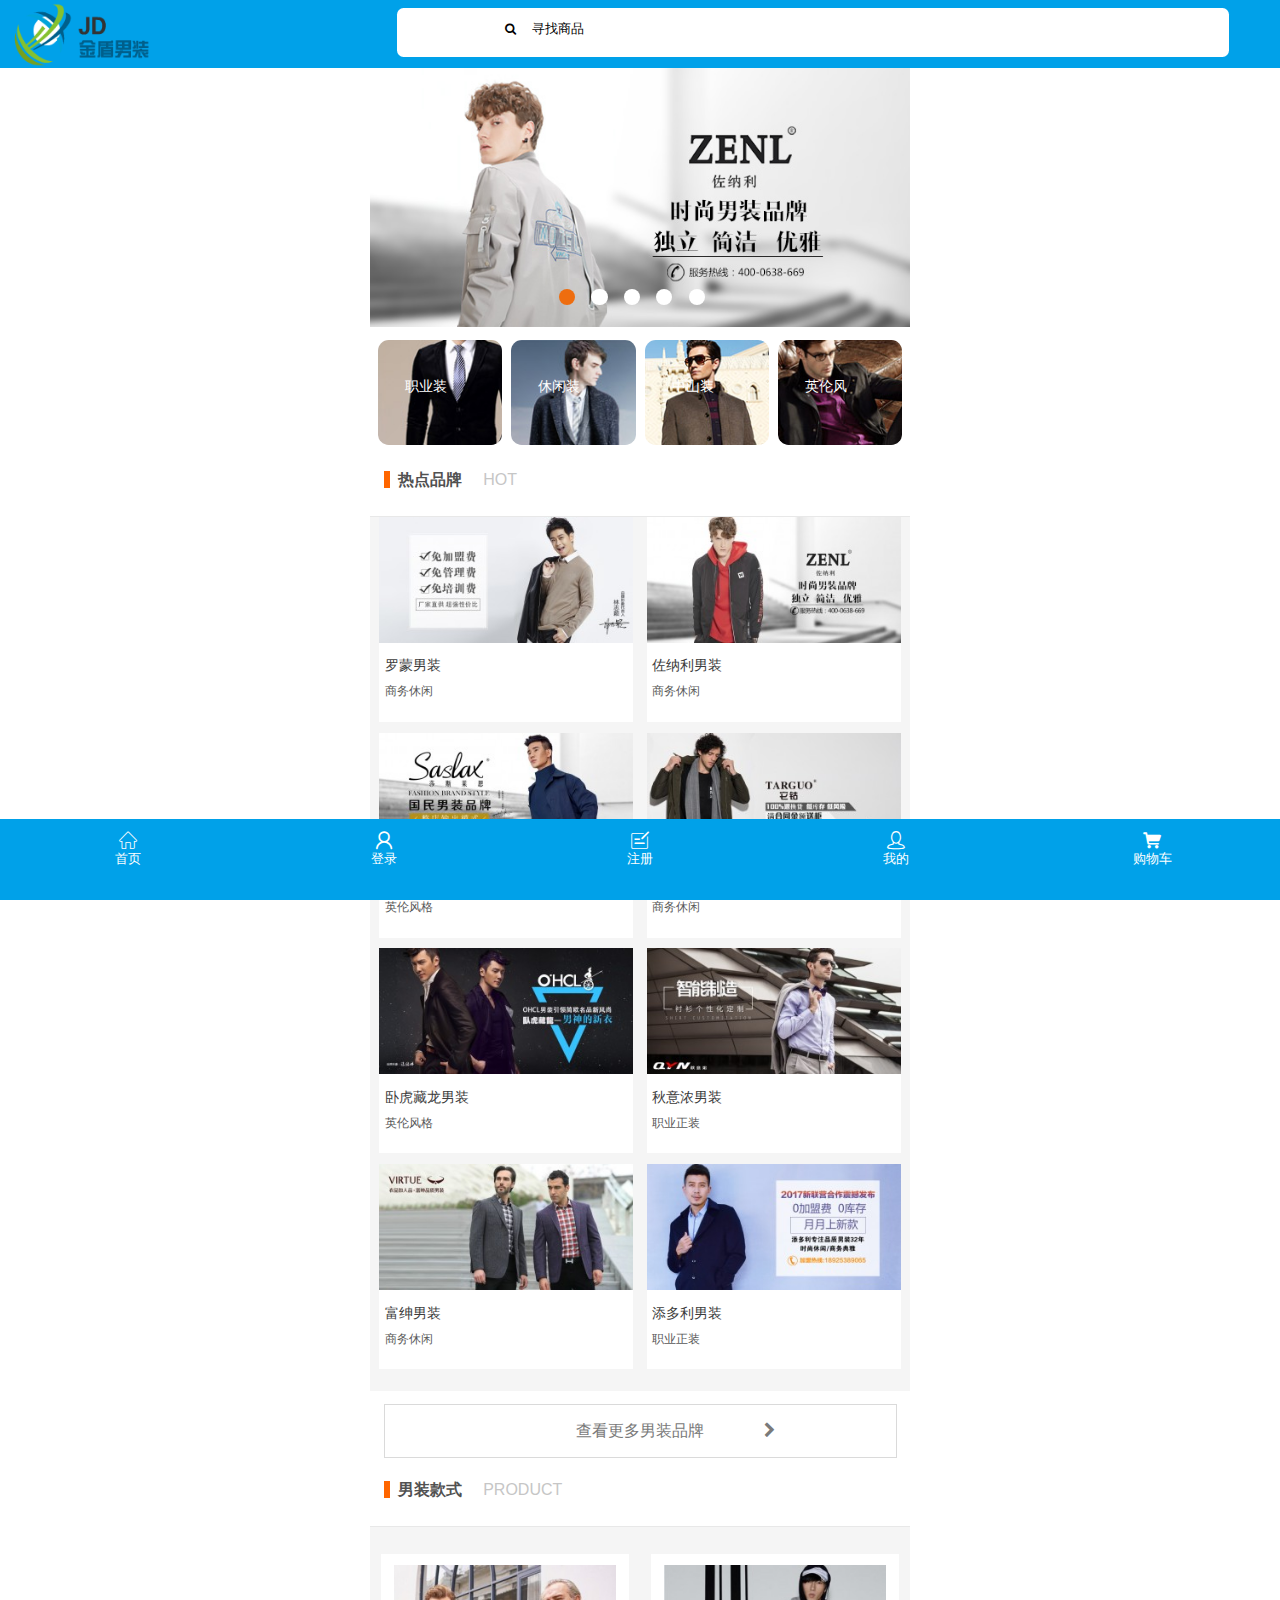
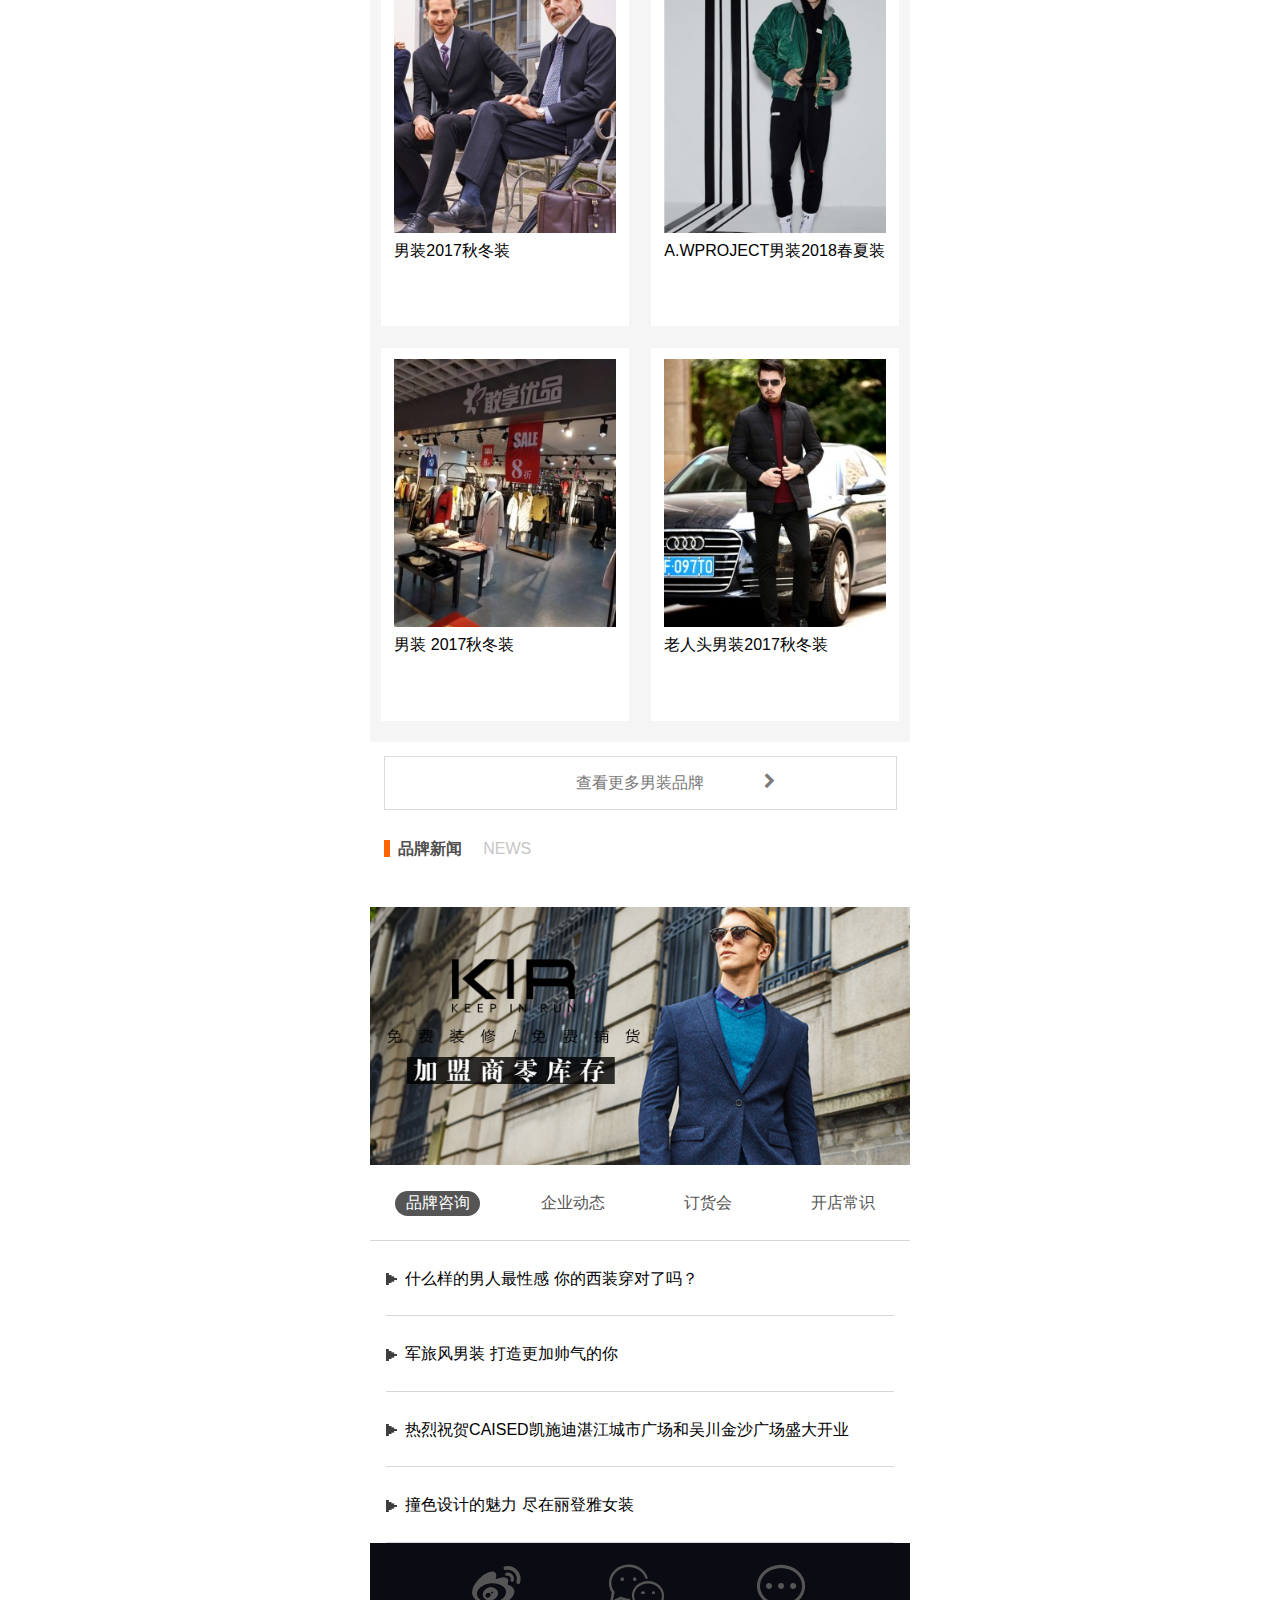
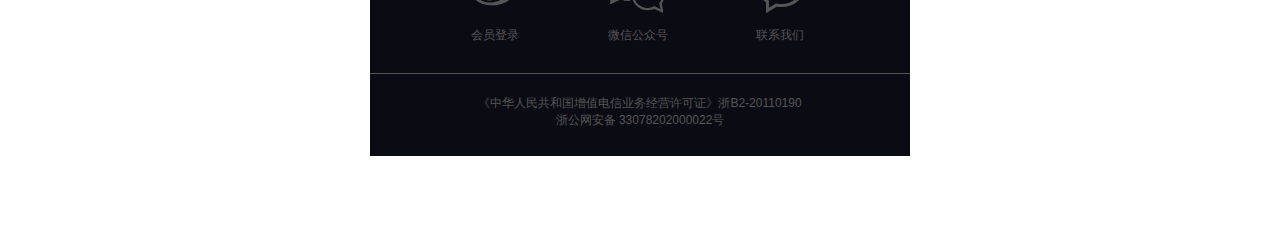
<file: index.html>
<!DOCTYPE html>
<html lang="en">
<head>
    <meta charset="UTF-8">
    <title>Title</title>
    <!--引入main.css-->
    <link rel="stylesheet" href="css/main.css">
    <link rel="stylesheet" href="files/css/font-awesome.min.css">
    <!--引入矢量图标-->
    <link rel="stylesheet" href="css/iconfont.css">
    <!--引入swiper插件-->
    <link rel="stylesheet" href="css/swiper.min.css">
</head>
<body>
<!--header部分-->
<div class="header_father">
    <header>
        <div class="header_left"></div>
            <a href="javascript:;">
                <i class="fa fa-search"></i>
                <span>寻找商品</span>
            </a>
    </header>
</div>
<!--轮播图-->
<div class="lun">
    <div class="swiper-container">
        <div class="swiper-wrapper">
            <div class="swiper-slide">
                <img src="img/banner_one.jpg" alt="">
            </div>
            <div class="swiper-slide">
                <img src="img/banner_two.jpg" alt="">
            </div>
            <div class="swiper-slide">
                <img src="img/banner_three.jpg" alt="">
            </div>
            <div class="swiper-slide">
                <img src="img/banner_four.jpg" alt="">
            </div>
            <div class="swiper-slide">
                <img src="img/banner_five.jpg" alt="">
            </div>
        </div>
        <!-- 如果需要分页器 -->
        <div class="swiper-pagination"></div>
    </div>
</div>
<!--mainer部分-->
<div class="mainer">
    <!--mainer1部分-->
    <div class="mainer1">
            <ul>
                <li>
                    <a href="shop.html">
                        <img src="img/mainer1_four_one.jpg" alt="">
                        <span>职业装</span>
                    </a>
                </li>
                <li>
                    <a href="javascript:;">
                        <img src="img/mainer1_four_two.jpg" alt="">
                        <span>休闲装</span>
                    </a>
                </li>
                <li>
                    <a href="javascript:;">
                        <img src="img/mainer1_four_three.jpg" alt="">
                        <span>中山装</span>
                    </a>
                </li>
                <li>
                    <a href="javascript:;">
                        <img src="img/mainer1_four_four.jpg" alt="">
                        <span>英伦风</span>
                    </a></li>
            </ul>
    </div>
    <!--mainer2部分-->
    <div class="mainer2">
        <!--mainer2_one部分-->
        <div class="mainer2_one title">
            <a href="javascript:;">热点品牌<span>HOT</span></a>
        </div>
        <!--mainer2_two部分-->
        <div class="mainer2_two clearfix">
        <a href="content.html">
            <dl>
                <dt>
                    <img src="img/main_one.jpg" alt="">
                </dt>
                <dd>罗蒙男装</dd>
                <dd class="fg">商务休闲</dd>
            </dl>
        </a>
        <a href="javascript:;">
            <dl class="no">
                <dt>
                    <img src="img/main_two.jpg" alt="">
                </dt>
                <dd>佐纳利男装</dd>
                <dd class="fg">商务休闲</dd>
            </dl>
        </a>
        <a href="javascript:;">
            <dl>
                <dt>
                    <img src="img/main_three.jpg" alt="">
                </dt>
                <dd>SASLAX男装</dd>
                <dd class="fg">英伦风格</dd>
            </dl>
        </a>
        <a href="javascript:;">
            <dl class="no">
                <dt>
                    <img src="img/main_four.jpg" alt="">
                </dt>
                <dd>它钴男装</dd>
                <dd class="fg">商务休闲</dd>
            </dl>
        </a>
        <a href="javascript:;">
            <dl>
                <dt>
                    <img src="img/main_five.jpg" alt="">
                </dt>
                <dd>卧虎藏龙男装</dd>
                <dd class="fg">英伦风格</dd>
            </dl>
        </a>
        <a href="javascript:;">
            <dl class="no">
                <dt>
                    <img src="img/main_six.jpg" alt="">
                </dt>
                <dd>秋意浓男装</dd>
                <dd class="fg">职业正装</dd>
            </dl>
        </a>
        <a href="javascript:;">
            <dl>
                <dt>
                    <img src="img/main_seven.jpg" alt="">
                </dt>
                <dd>富绅男装</dd>
                <dd class="fg">商务休闲</dd>
            </dl>
        </a>
        <a href="javascript:;">
            <dl class="no">
                <dt>
                    <img src="img/main_eight.jpg" alt="">
                </dt>
                <dd>添多利男装</dd>
                <dd class="fg">职业正装</dd>
            </dl>
        </a>
    </div>
    </div>
    <!--mainer3部分-->
    <div class="mainer3 title1">
        <a href="javascript:;">查看更多男装品牌
        <span class="fa fa-chevron-right"></span>
        </a>
    </div>
    <!--mainer4部分-->
    <div class="mainer4">
        <div class="mainer4_one title">
            <a href="javascript:;">男装款式<span>PRODUCT</span></a>
        </div>
        <div class="mainer4_two clearfix">
            <a href="javascript:;">
                <dl>
                    <dt>
                        <img src="img/dl_one.jpg" alt="">
                    </dt>
                    <dd>男装<span>2017秋冬装</span></dd>
                </dl>
            </a>
            <a href="javascript:;">
                <dl class="no1">
                    <dt>
                        <img src="img/dl_two.jpg" alt="">
                    </dt>
                    <dd>A.WPROJECT男装<span>2018春夏装</span></dd>
                </dl>
            </a>
            <a href="javascript:;">
                <dl>
                    <dt>
                        <img src="img/dl_three.jpg" alt="">
                    </dt>
                    <dd>男装 <span>2017秋冬装</span></dd>
                </dl>
            </a>
            <a href="javascript:;">
                <dl class="no1">
                    <dt>
                        <img src="img/dl_four.jpg" alt="">
                    </dt>
                    <dd>老人头男装<span>2017秋冬装</span></dd>
                </dl>
            </a>
        </div>
    </div>
    <!--mainer5部分-->
    <div class="mainer5 title1">
        <a href="javascript:;">查看更多男装品牌
            <span class="fa fa-chevron-right"></span>
        </a>
    </div>
    <!--mainer6部分-->
    <div class="mainer6">
        <!--mainer6_one部分-->
        <div class="mainer6_one title">
            <a href="javascript:;">品牌新闻<span>NEWS</span></a>
        </div>
        <!--mainer6_two部分-->
        <div class="mainer6_two">
            <img src="img/mainer3_two.jpg" alt="">
        </div>
        <!--mainer6_three部分-->
        <div class="mainer6_three">
            <ul>
                <li><a onclick="zixun()" class="pinpai active" href="javascript:;">品牌咨询</a></li>
                <li><a onclick="dongtai()" class="qiye" href="javascript:;">企业动态</a></li>
                <li><a onclick="huo()" class="dinghuo" href="javascript:;">订货会</a></li>
                <li><a onclick="kaidian()" class="shop" href="javascript:;">开店常识</a></li>
            </ul>
        </div>
        <!--mainer6_four部分-->
        <div class="mainer6_four">
            <ul id="ul1">
                <li><a href="javascript:;">什么样的男人最性感 你的西装穿对了吗？</a></li>
                <li><a href="javascript:;">军旅风男装 打造更加帅气的你</a></li>
                <li><a href="javascript:;">热烈祝贺CAISED凯施迪湛江城市广场和吴川金沙广场盛大开业</a></li>
                <li><a href="javascript:;">撞色设计的魅力 尽在丽登雅女装</a></li>
            </ul>
            <ul id="ul2">
                <li><a href="javascript:;">时尚“巨头”抢联合，海澜之家入股“中国ZARA”</a></li>
                <li><a href="javascript:;">《2017中国男装产业发展报告》出炉 竞争进一步加剧</a></li>
                <li><a href="javascript:;">男装一季度业绩逐步披露 行业格局将进一步分化</a></li>
                <li><a href="javascript:;">福建七匹狼男装主业进入改革深水区 业绩有望回暖</a></li>
            </ul>
            <ul id="ul3">
                <li><a href="javascript:;">热烈祝贺Aoke Men' s奥克2018春夏新品发布会圆满结束</a></li>
                <li><a href="javascript:;">Aoke Men' s奥克2018春夏新品发布会暨订货会即将盛大开幕</a></li>
                <li><a href="javascript:;">依立腾男装2018春夏新品发布会诚邀您的光临！</a></li>
                <li><a href="javascript:;">“耀.出色”迪威玛尼2018春夏新品发布会诚邀莅临</a></li>
            </ul>
            <ul id="ul4">
                <li><a href="javascript:;">2018年初开什么店好 小熊空间童装教你如何管理童装店</a></li>
                <li><a href="javascript:;">2018男装市场怎么样 博布莱斯男装品牌让你轻松开店</a></li>
                <li><a href="javascript:;">2018呗呗熊品牌童装 实现你的财富梦想</a></li>
                <li><a href="javascript:;">2018年品牌莎思莱斯将持续引爆市场 品牌未来的发展不可限量</a></li>
            </ul>
        </div>
    </div>
    <!--mainer7部分-->
    <div class="mainer7">
        <div class="mainer7_one clearfix">
            <div class="mainer7_one_one clearfix">
                <ul class="clearfix">
                    <li>
                        <a href="javascript:;">
                            <span class="fa fa-weibo"></span><br>会员登录
                        </a>
                    </li>
                    <li>
                        <a href="javascript:;">
                            <span class="iconfont icon-weixingongzhonghao"></span><br>微信公众号
                        </a>
                    </li>
                    <li>
                        <a href="javascript:;">
                            <span class="iconfont icon-lianxiwomen"></span><br>联系我们
                        </a>
                    </li>
                </ul>
            </div>
        </div>
        <div class="mainer7_two">
            <p>《中华人民共和国增值电信业务经营许可证》浙B2-20110190</p>
            <p>浙公网安备 33078202000022号</p>
        </div>
    </div>
</div>
<!--footer部分-->
<div class="footer_father">
    <div class="footer">
        <a href="index.html">
            <i class="iconfont icon-shouye"></i>
            <p>首页</p>
        </a>
        <a href="log.html">
            <i class="iconfont icon-denglu"></i>
            <p>登录</p>
        </a>
        <a href="zhuce.html">
            <i class="iconfont icon-zhuce"></i>
            <p>注册</p>
        </a>
        <a href="person.html">
            <i class="iconfont icon-wode"></i>
            <p>我的</p>
        </a>
        <a href="javascript:;">
            <i class="iconfont icon-gouwuche1"></i>
            <p class="shop1">购物车</p>
        </a>
    </div>
</div>
<!--引入flexible插件-->
<script src="js/flexible.js"></script>
<script src="js/flexible_css.js"></script>
<!--引入swiper插件-->
<script src="js/swiper.min.js"></script>
<!--引入jquery-1.11.1.min.js-->
<script src="js/jquery-1.11.1.min.js"></script>
<!--引入main.js-->
<script src="js/main.js"></script>
<!--引入swiper插件-->
<script>
    var mySwiper = new Swiper ('.swiper-container', {
        loop: true,
        autoplay:true,
        // 如果需要分页器
        pagination: {
            el: '.swiper-pagination'
        }
    })
</script>
<script>
    function zixun(){
        document.getElementById("ul1").style.display="block";
        document.getElementById("ul2").style.display="none";
        document.getElementById("ul3").style.display="none";
        document.getElementById("ul4").style.display="none";
    }
    function dongtai(){
        document.getElementById("ul2").style.display="block";
        document.getElementById("ul1").style.display="none";
        document.getElementById("ul3").style.display="none";
        document.getElementById("ul4").style.display="none";
    }
    function huo(){
        document.getElementById("ul3").style.display="block";
        document.getElementById("ul1").style.display="none";
        document.getElementById("ul2").style.display="none";
        document.getElementById("ul4").style.display="none";
    }
    function kaidian(){
        document.getElementById("ul4").style.display="block";
        document.getElementById("ul1").style.display="none";
        document.getElementById("ul2").style.display="none";
        document.getElementById("ul3").style.display="none";
    }
</script>
</body>
</html>
</file>
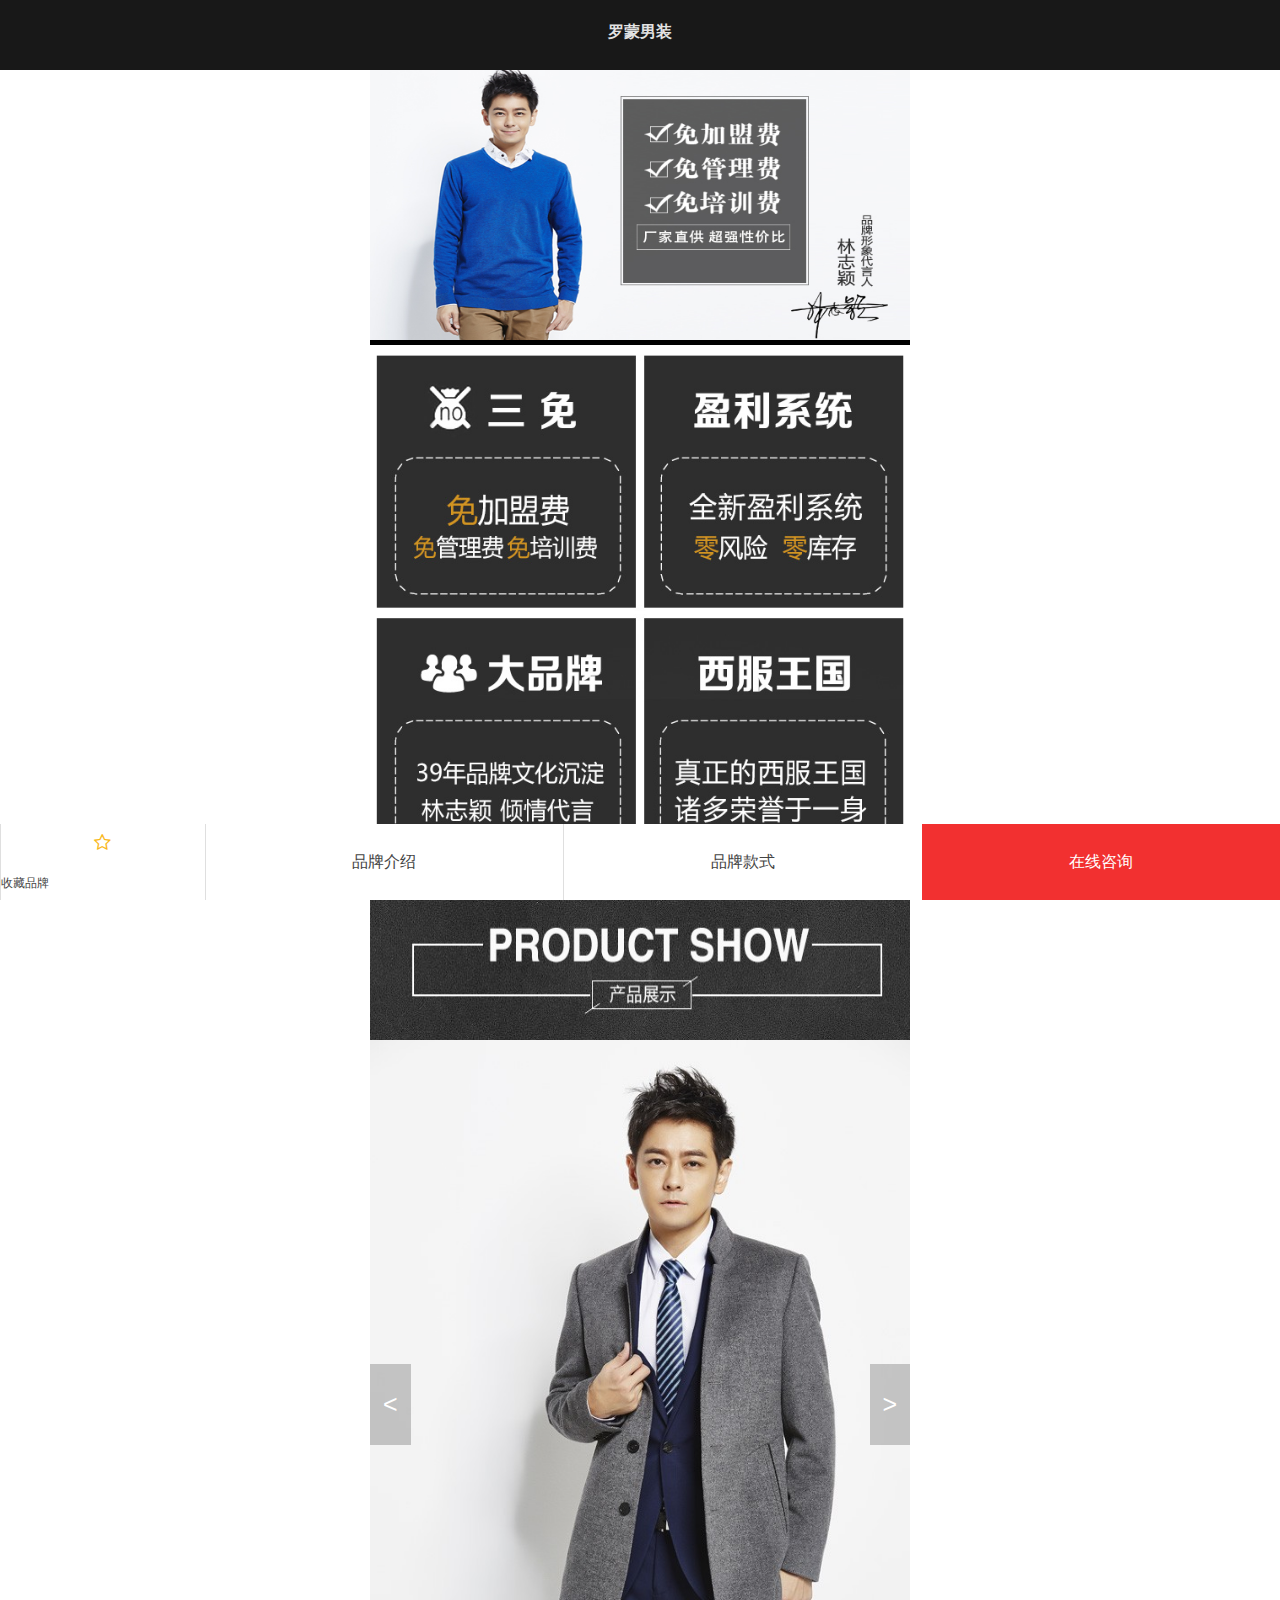
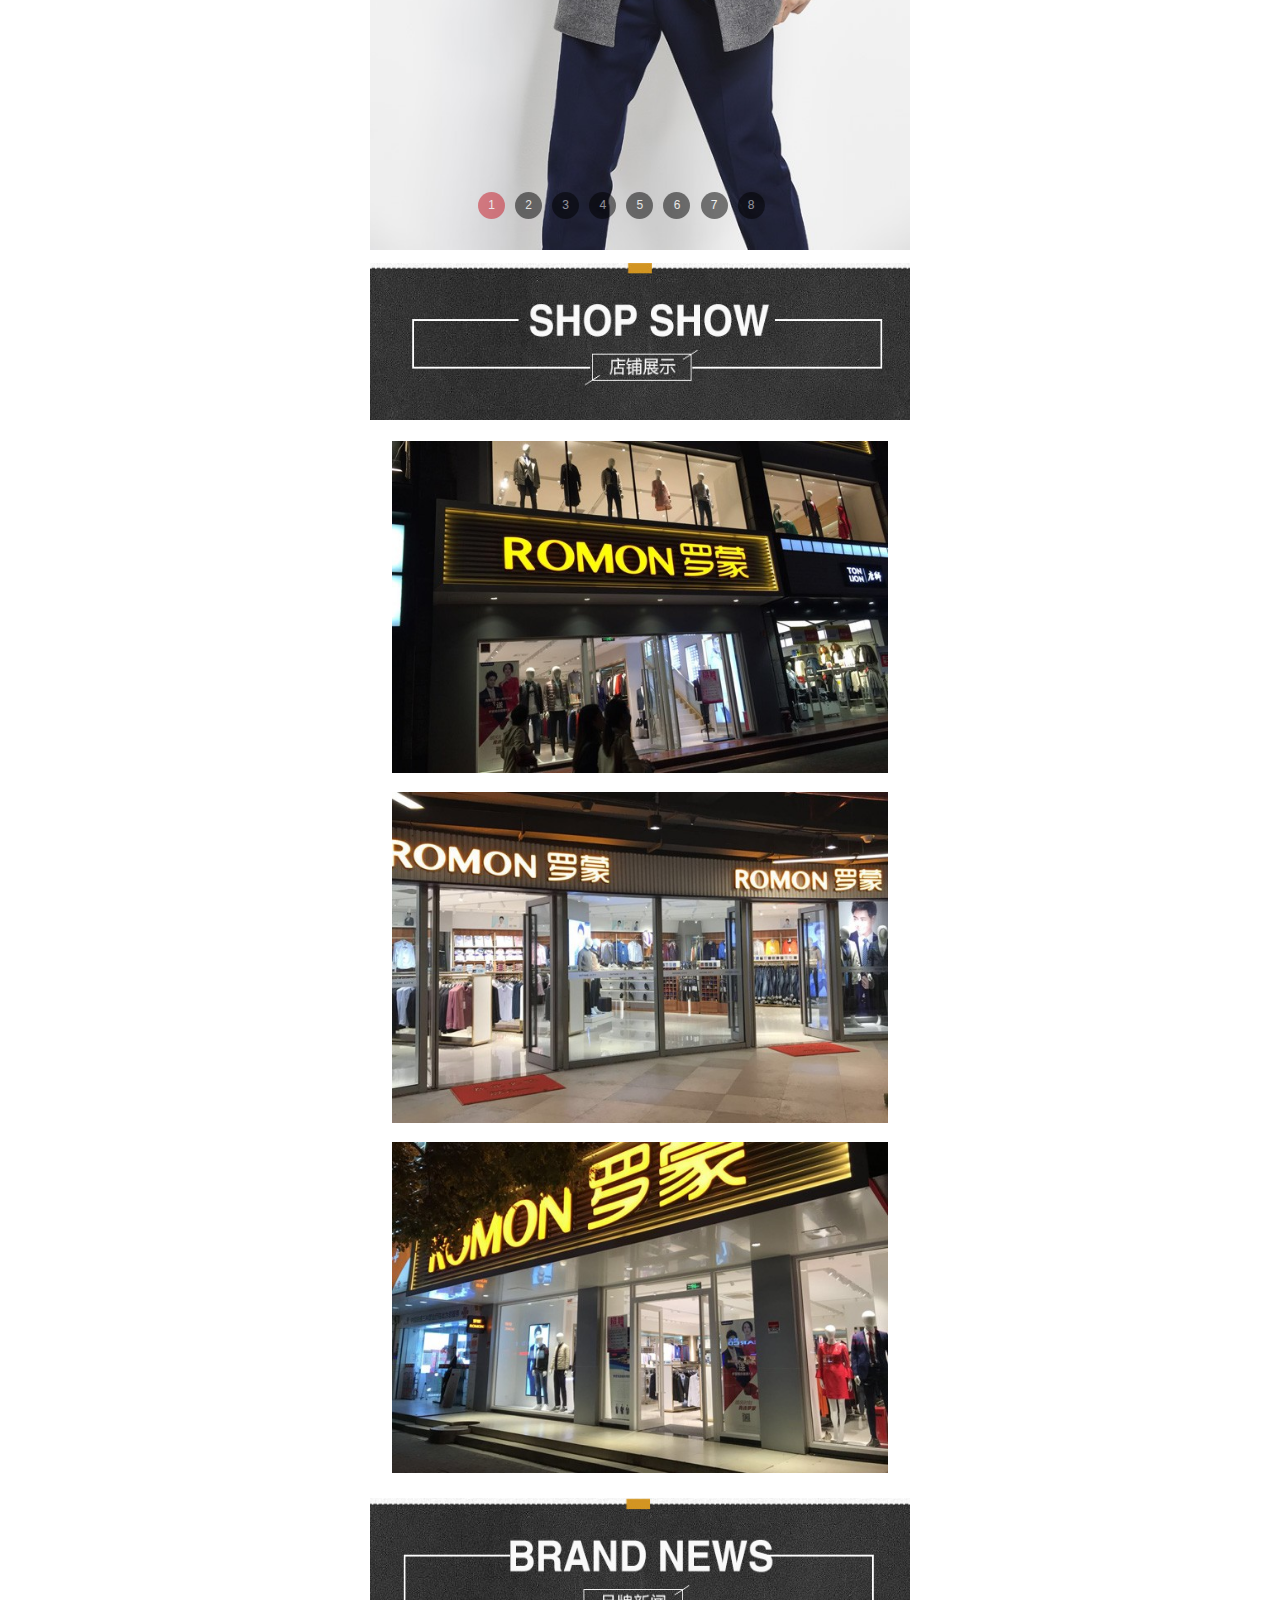
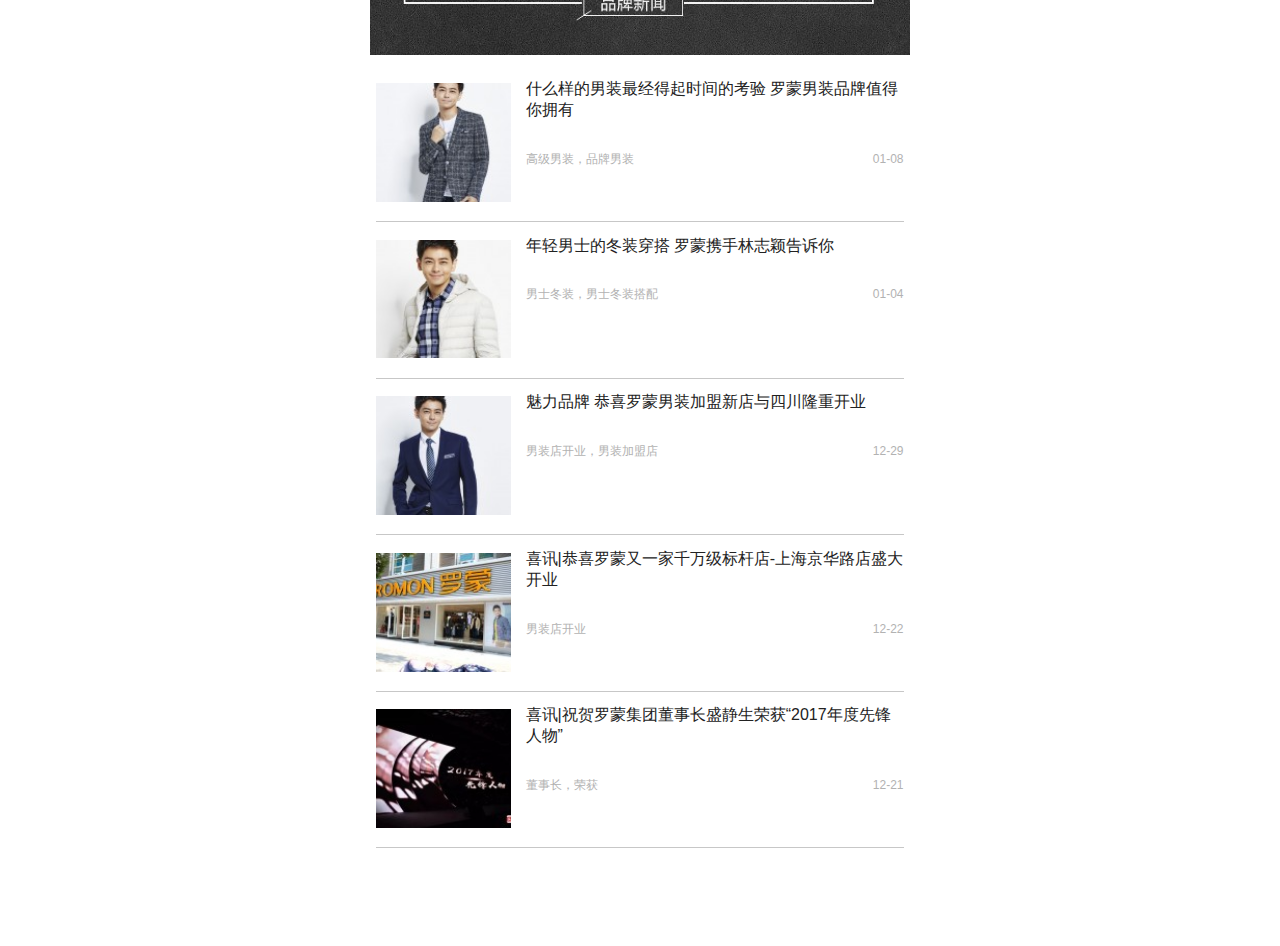
<file: content.html>
<!DOCTYPE html>
<html lang="en">
<head>
    <meta charset="UTF-8">
    <title>Title</title>
    <!--引入main.css-->
    <link rel="stylesheet" href="css/main.css">
    <link rel="stylesheet" href="files/css/font-awesome.min.css">
</head>
<body>
<!--header2部分-->
<div class="header2_father">
    <div class="header2">
        <a href="">罗蒙男装</a>
    </div>
</div>
<!--banner部分-->
<div class="banner">
    <div class="banner1">
        <img src="img/banner1.jpg" alt="">
    </div>
    <div class="banner2">
        <img src="img/banner2.jpg" alt="">
    </div>
    <div class="banner3">
        <img src="img/banner3.jpg" alt="">
    </div>

</div>
<!--main1部分-->
<div class="main1">
    <!--main1_one部分-->
    <div class="main1_one">
        <img src="img/main1_one.jpg" alt="">
    </div>
    <!--main1_two部分-->
    <div class="main1_two">
        <div id="lun1">
            <ul>
                <li class="active" id="a">
                    <img src="img/main1_two.jpg" alt=""></li>
                <li><img src="img/main1_three.jpg" alt=""></li>
                <li><img src="img/main1_four.jpg" alt=""></li>
                <li><img src="img/main1_five.jpg" alt=""></li>
                <li><img src="img/main1_six.jpg" alt=""></li>
                <li><img src="img/main1_seven.jpg" alt=""></li>
                <li><img src="img/main1_eight.jpg" alt=""></li>
                <li><img src="img/main1_nine.jpg" alt=""></li>
            </ul>
            <div id="num_list">
                <ul>
                    <li><span class="active_num">1</span></li>
                    <li><span>2</span></li>
                    <li><span>3</span></li>
                    <li><span>4</span></li>
                    <li><span>5</span></li>
                    <li><span>6</span></li>
                    <li><span>7</span></li>
                    <li><span>8</span></li>
                </ul>
            </div>
            <a href="###" class="left btn" id="leftbtn">&lt;</a>
            <a href="###" class="right btn" id="rightbtn">&gt;</a>
        </div>
    </div>
    <!--main1_three部分-->
    <div class="main1_three">
        <img src="img/main2_one.jpg" alt="">
    </div>
    <!--main1_four部分-->
    <div class="main1_four">
        <div class="">
            <img src="img/main2_two.jpg" alt="">
        </div>
        <div class="main1_four_one">
            <img src="img/main2_three.jpg" alt="">
        </div>
        <div class="main1_four_one">
            <img src="img/main2_four.jpg" alt="">
        </div>
    </div>
    <!--main1_five部分-->
    <div class="main1_five">
        <img src="img/one.jpg" alt="">
    </div>
    <!--main1_six部分-->
    <div class="main1_six">
        <a href="javascript:;">
            <dl>
                <dt class="dt1"></dt>
                <dd>
                    <h4>什么样的男装最经得起时间的考验 罗蒙男装品牌值得你拥有</h4>
                    <p>高级男装，品牌男装<span>01-08</span></p>
                </dd>
            </dl>
        </a>
        <a href="javascript:;">
            <dl>
                <dt class="dt2"></dt>
                <dd>
                    <h4>年轻男士的冬装穿搭 罗蒙携手林志颖告诉你</h4>
                    <p>男士冬装，男士冬装搭配<span>01-04</span></p>
                </dd>
            </dl></a>
        <a href="javascript:;">
            <dl>
                <dt class="dt3"></dt>
                <dd>
                    <h4>魅力品牌 恭喜罗蒙男装加盟新店与四川隆重开业</h4>
                    <p>男装店开业，男装加盟店<span>12-29</span></p>
                </dd>
            </dl></a>
        <a href="javascript:;">
            <dl>
                <dt class="dt4"></dt>
                <dd>
                    <h4>喜讯|恭喜罗蒙又一家千万级标杆店-上海京华路店盛大开业</h4>
                    <p>男装店开业<span>12-22</span></p>
                </dd>
            </dl></a>
        <a href="javascript:;">
            <dl>
                <dt class="dt5"></dt>
                <dd>
                    <h4>喜讯|祝贺罗蒙集团董事长盛静生荣获“2017年度先锋人物”</h4>
                    <p>董事长，荣获<span>12-21</span></p>
                </dd>
            </dl>
        </a>
    </div>
</div>
<!--footer1部分-->
<div class="footer1_father">
<div class="footer1">
    <a class="fa fa-star-o" href=""><span>收藏品牌</span></a>
    <a href="">品牌介绍</a>
    <a href="">品牌款式</a>
    <a class="zaixian" href="">在线咨询</a>
</div>
</div>
<!--引入flexible插件-->
<script src="js/flexible.js"></script>
<script src="js/flexible_css.js"></script>
<script>
    var lun1=document.querySelector('#lun1');
    var lis = document.getElementById('lun1').firstElementChild.children;
    var num_list=document.getElementById('lun1').firstElementChild.nextElementSibling.firstElementChild.children;
    var i=0;
    var timer=null;
    //轮播函数
    function run(){
        //间隔一秒钟，执行一次
        timer=setInterval(function(){
            lis[i].removeAttribute('class');
            num_list[i].firstElementChild.removeAttribute('class');
            i++;
            if(i>=lis.length){
                i=0;
            }
            lis[i].setAttribute('class','active');
            num_list[i].firstElementChild.setAttribute('class','active_num');
        },2000);
    }
    run();
    //鼠标移入停止
    lun1.onmouseover=function(){
        clearInterval(timer);
    };
    //鼠标移出继续轮播
    lun1.onmouseout=function(){
        run();
    };

    //鼠标移动到小圆圈上的时候，显示对应的图片
    for(var j=0;j<num_list.length;j++){
        num_list[j].index = j;
        num_list[j].onmouseover=function(){
            //clearInterval(timer);
            lis[i].removeAttribute('class');
            num_list[i].firstElementChild.removeAttribute('class');

            i=this.index;

            lis[i].setAttribute('class','active');
            num_list[i].firstElementChild.setAttribute('class','active_num');
        }
    }

    //向左按钮
    document.getElementById("leftbtn").onclick = function(){
        lis[i].removeAttribute('class');
        num_list[i].firstElementChild.removeAttribute('class');
        if(i==0){
            i=num_list.length-1;
        }else{
            i = i-1;
        }
        lis[i].setAttribute('class','active');
        num_list[i].firstElementChild.setAttribute('class','active_num');
    };
    //向右按钮
    document.getElementById("rightbtn").onclick = function(){
        lis[i].removeAttribute('class');
        num_list[i].firstElementChild.removeAttribute('class');
        if(i==num_list.length-1){
            i=0;
        }else{
            i = i+1;
        }
        lis[i].setAttribute('class','active');
        num_list[i].firstElementChild.setAttribute('class','active_num');
    }
</script>
</body>
</html>
</file>
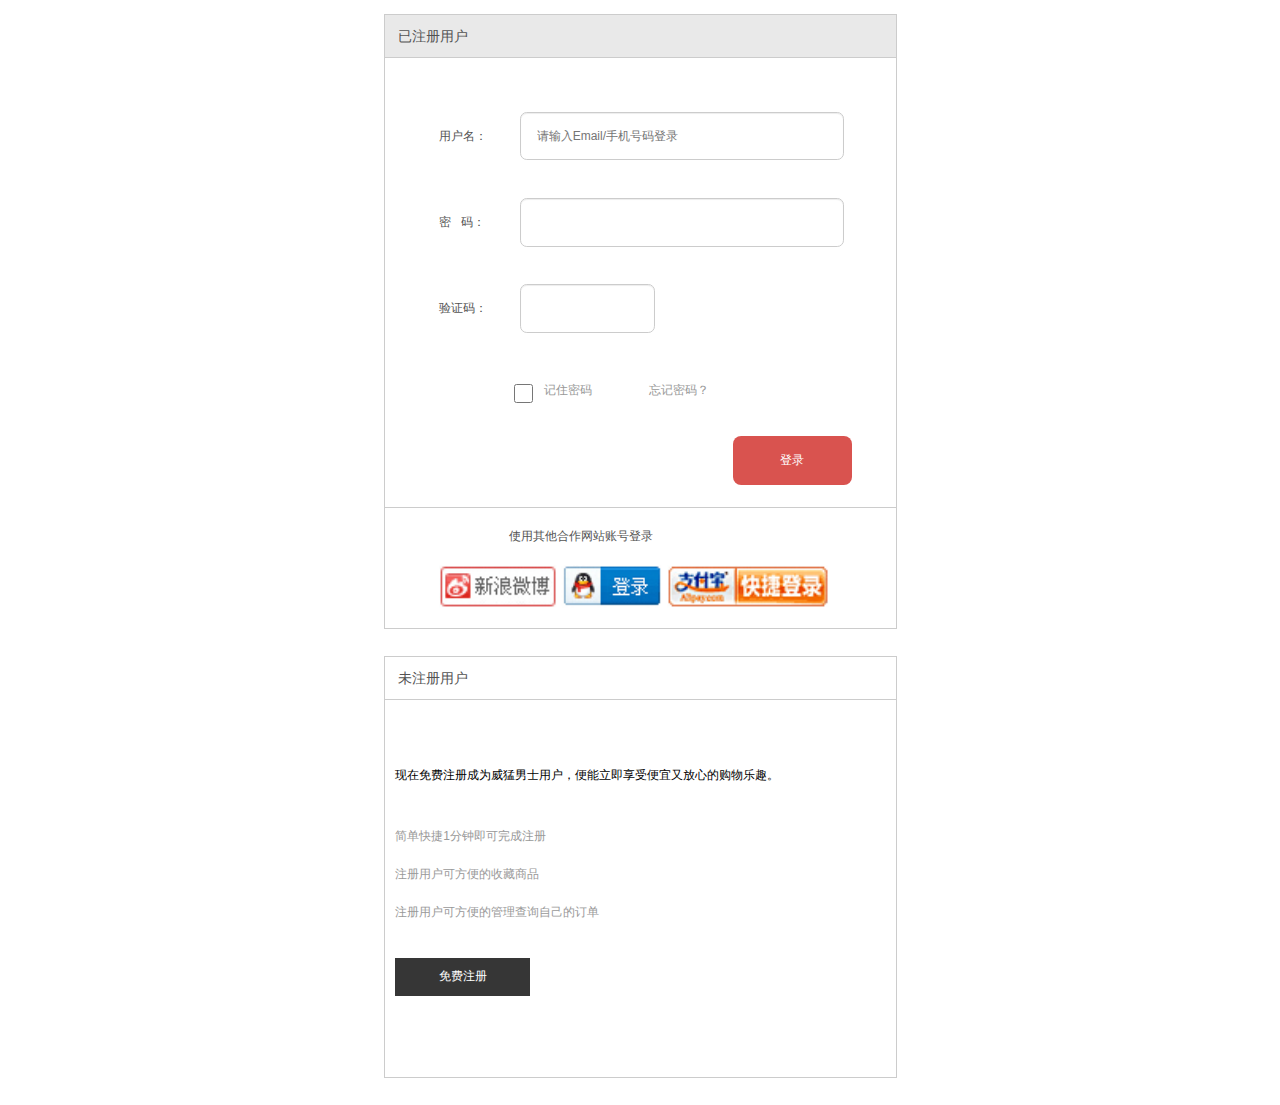
<file: log.html>
<!DOCTYPE html>
<html lang="en">
<head>
    <meta charset="UTF-8">
    <title>Title</title>
    <!--引入main.css-->
    <link rel="stylesheet" href="css/main.css">
</head>
<body>
<!--log部分-->
<div class="log">
    <div class="log_1 border">
        <p class="border1 zhuce">已注册用户</p>
        <div class="log_top">
            <div class="log_one log_gong">
                <label for="name">用户名：</label>
                <input id="name" type="text" autofocus required placeholder="请输入Email/手机号码登录">
            </div>
            <div class="log_two log_gong">
                <label for="password">密&nbsp;&nbsp;&nbsp;码：</label>
                <input id="password" type="text" required>
            </div>
            <div class="log_three log_gong">
                <label for="verification">验证码：</label>
                <input id="verification" type="text" required>
            </div>
            <div class="log_four">
                <label for="remember">
                    <input id="remember" type="checkbox">
                    <span>记住密码</span>
                </label>
                <span>
                    <a href="javascript:;">忘记密码？</a>
                </span>
            </div>
            <div class="log_five">
                <input type="submit" value="登录">
            </div>
        </div>
        <div class="log_bottom">
            <p>使用其他合作网站账号登录</p>
            <div class="log_bottom_in">
                <a href="javascript:;">
                    <img class="img1" src="img/xinlang.jpg" alt="">
                </a>
                <a href="javascript:;">
                    <img class="img2" src="img/qq.jpg" alt="">
                </a>
                <a href="javascript:;">
                    <img class="img3" src="img/zhi.jpg" alt="">
                </a>
            </div>
        </div>
    </div>
    <div class="log_2 border">
        <p class="border1">未注册用户</p>
        <div class="log_in">
            <p>现在免费注册成为威猛男士用户，便能立即享受便宜又放心的购物乐趣。</p>
            <ul>
                <li>
                    <span>简单快捷1分钟即可完成注册</span>
                </li>
                <li>
                    <span>注册用户可方便的收藏商品</span>
                </li>
                <li>
                    <span>注册用户可方便的管理查询自己的订单</span>
                </li>
            </ul>
            <div class="log_in_in">
                <a href="zhuce.html">免费注册</a>
            </div>
        </div>
    </div>
</div>
<!--引入flexible插件-->
<script src="js/flexible.js"></script>
<script src="js/flexible_css.js"></script>
</body>
</html>
</file>
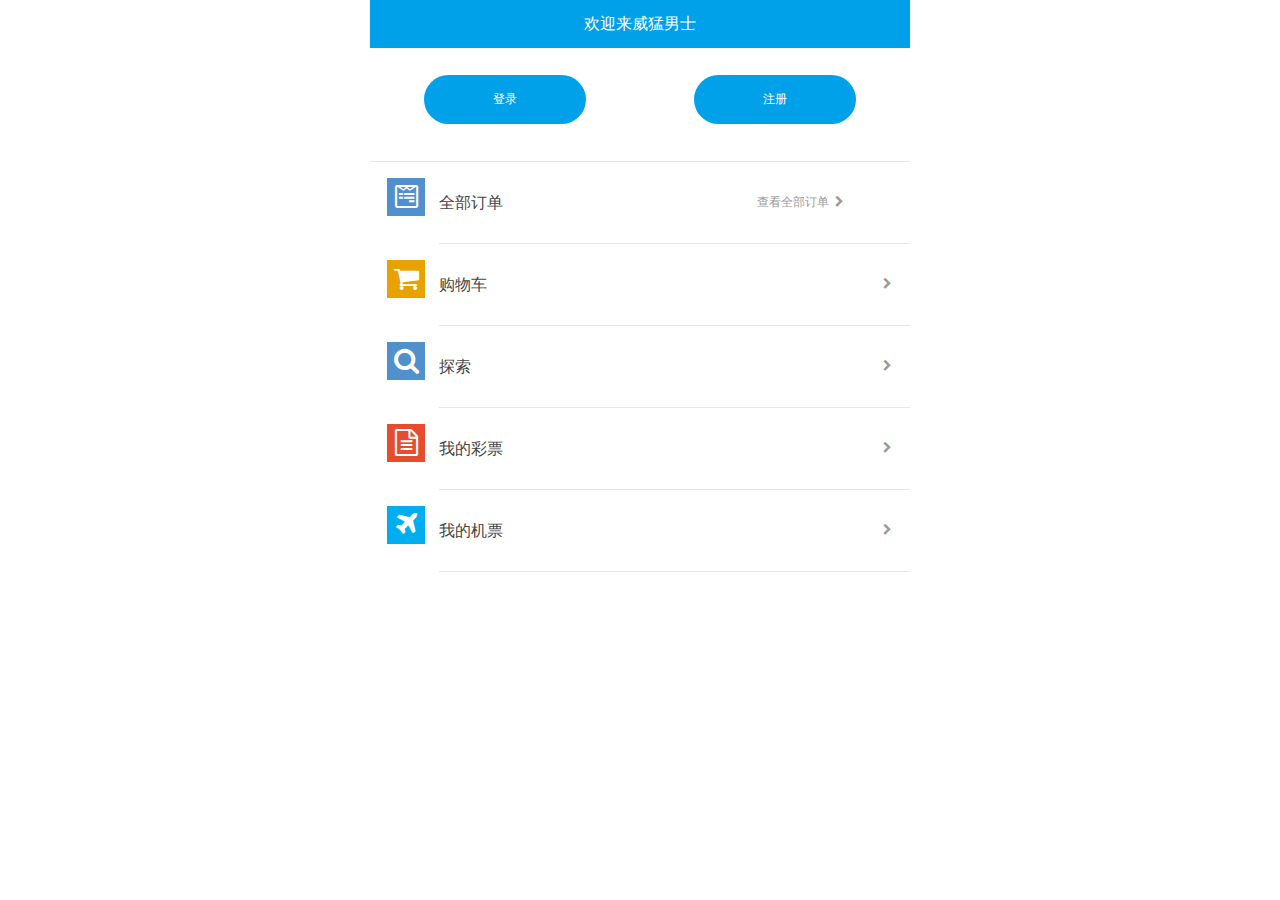
<file: person.html>
<!DOCTYPE html>
<html lang="en">
<head>
    <meta charset="UTF-8">
    <title>Title</title>
    <!--引入main.css-->
    <link rel="stylesheet" href="css/main.css">
    <link rel="stylesheet" href="files/css/font-awesome.min.css">
</head>
<body>
<!--person部分-->
<div class="person">
    <div class="person_one">
        <span>欢迎来威猛男士</span>
    </div>
    <div class="person_two clearfix">
        <a href="log.html">登录</a>
        <a href="zhuce.html">注册</a>
    </div>
    <div class="person_three person_gong clearfix">
        <a href="" class="person_a">
            <div class="person_div"><p class="fa fa-wpforms person_background"></p></div>
                <div class="person_xian">
                    <div class="person_xian_left">
                        <h1>全部订单</h1>
                    </div>
                    <div class="person_xian_right">
                        <div class="dingdan">查看全部订单</div>
                        <span class="fa fa-chevron-right"></span>
                    </div>
                </div>
        </a>
    </div>
    <div class="person_four person_gong">
        <a href="" class="person_a">
            <div class="person_div"><p class="fa fa-shopping-cart person_background1"></p></div>
                <div class="person_xian">
                    <div class="person_xian_left1">
                        <h1>购物车</h1>
                    </div>
                    <div class="person_xian_right1">
                        <span class="fa fa-chevron-right"></span>
                    </div>
                </div>
        </a>
        <a href="" class="person_a">
            <div class="person_div"><p class="fa fa-search person_background"></p></div>
                <div class="person_xian">
                    <div class="person_xian_left1">
                        <h1>探索</h1>
                    </div>
                    <div class="person_xian_right1">
                        <span class="fa fa-chevron-right"></span>
                    </div>
                </div>
        </a>
    </div>
    <div class="person_five person_gong">
        <a href="" class="person_a">
            <div class="person_div"><p class="fa fa-file-text-o person_background2"></p></div>
                <div class="person_xian">
                    <div class="person_xian_left1">
                        <h1>我的彩票</h1>
                    </div>
                    <div class="person_xian_right1">
                        <span class="fa fa-chevron-right"></span>
                    </div>
                </div>
        </a>
        <a href="" class="person_a">
            <div class="person_div"><p class="fa fa-plane person_background3"></p></div>
                <div class="person_xian">
                    <div class="person_xian_left1">
                        <div class=""><h1>我的机票</h1></div>
                    </div>
                    <div class="person_xian_right1">
                        <div class=""><span class="fa fa-chevron-right"></span></div>
                    </div>
                </div>
        </a>
    </div>
</div>
<!--引入flexible插件-->
<script src="js/flexible.js"></script>
<script src="js/flexible_css.js"></script>
</body>
</html>
</file>
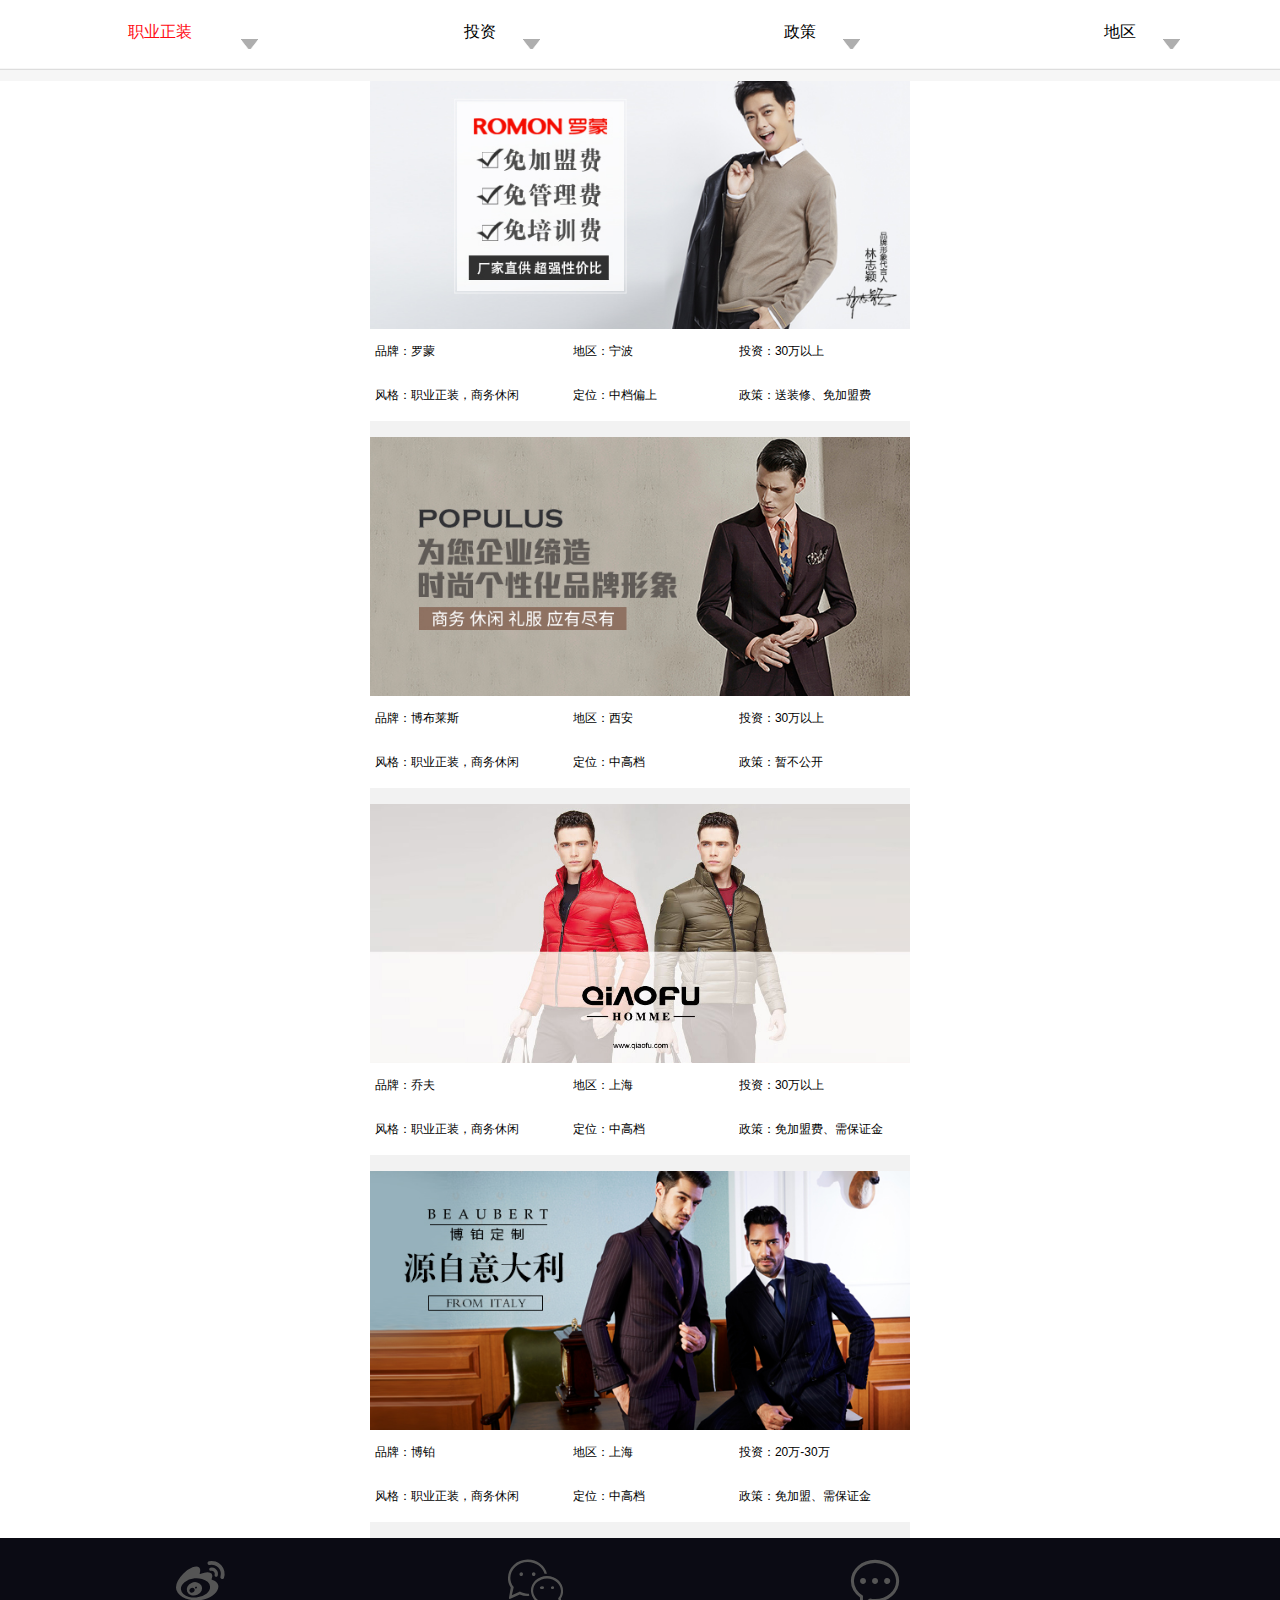
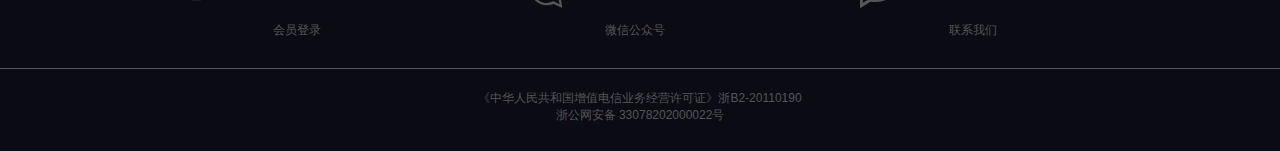
<file: shop.html>
<!DOCTYPE html>
<html lang="en">
<head>
    <meta charset="UTF-8">
    <title>Title</title>
    <!--引入main.css-->
    <link rel="stylesheet" href="css/main.css">
    <link rel="stylesheet" href="files/css/font-awesome.min.css">
    <!--引入矢量图标-->
    <link rel="stylesheet" href="css/iconfont.css">
</head>
<body>
<!--header1部分-->
<div class="header1_father">
    <div class="header1">
        <ul>
            <li><a class="active" href="javascript:;">职业正装<em class="em"></em></a></li>
            <li><a href="javascript:;">投资<em></em></a></li>
            <li><a href="javascript:;">政策<em></em></a></li>
            <li><a href="javascript:;">地区<em></em></a></li>
        </ul>
    </div>
</div>
<!--shop部分-->
<div class="shop">
    <div class="shop_one">
        <div class="shop_one_top">
            <a href="content.html">
                <img src="img/shop_one.jpg" alt="">
            </a>
        </div>
        <div class="shop_one_bottom">
            <dl>
                <dt class="left">品牌：<span>罗蒙</span></dt>
                <dt>地区：<span>宁波</span></dt>
                <dt>投资：<span>30万以上</span></dt>
            </dl>
            <dl>
                <dt class="left">风格：<span>职业正装，商务休闲</span></dt>
                <dt>定位：<span>中档偏上</span></dt>
                <dt>政策：<span>送装修、免加盟费</span></dt>
            </dl>
        </div>
    </div>
    <div class="shop_one">
        <div class="shop_one_top">
            <a href="javascript:;">
                <img src="img/shop_two.jpg" alt="">
            </a>
        </div>
        <div class="shop_one_bottom">
            <dl>
                <dt class="left">品牌：<span>博布莱斯</span></dt>
                <dt>地区：<span>西安</span></dt>
                <dt>投资：<span>30万以上</span></dt>
            </dl>
            <dl>
                <dt class="left">风格：<span>职业正装，商务休闲</span></dt>
                <dt>定位：<span>中高档</span></dt>
                <dt>政策：<span>暂不公开</span></dt>
            </dl>
        </div>
    </div>
    <div class="shop_one">
        <div class="shop_one_top">
            <a href="javascript:;">
                <img src="img/shop_three.jpg" alt="">
            </a>
        </div>
        <div class="shop_one_bottom">
            <dl>
                <dt class="left">品牌：<span>乔夫</span></dt>
                <dt>地区：<span>上海</span></dt>
                <dt>投资：<span>30万以上</span></dt>
            </dl>
            <dl>
                <dt class="left">风格：<span>职业正装，商务休闲</span></dt>
                <dt>定位：<span>中高档</span></dt>
                <dt>政策：<span>免加盟费、需保证金</span></dt>
            </dl>
        </div>
    </div>
    <div class="shop_one">
        <div class="shop_one_top">
            <a href="javascript:;">
                <img src="img/shop_four.jpg" alt="">
            </a>
        </div>
        <div class="shop_one_bottom">
            <dl>
                <dt class="left">品牌：<span>博铂</span></dt>
                <dt>地区：<span>上海</span></dt>
                <dt>投资：<span>20万-30万</span></dt>
            </dl>
            <dl>
                <dt class="left">风格：职业正装，商务休闲<span></span></dt>
                <dt>定位：<span>中高档</span></dt>
                <dt>政策：<span>免加盟、需保证金</span></dt>
            </dl>
        </div>
    </div>
</div>
<!--mainer7部分-->
<div class="mainer7">
    <div class="mainer7_one clearfix">
        <div class="mainer7_one_one clearfix">
            <ul class="clearfix">
                <li>
                    <a href="javascript:;">
                        <span class="fa fa-weibo"></span><br>会员登录
                    </a>
                </li>
                <li>
                    <a href="javascript:;">
                        <span class="iconfont icon-weixingongzhonghao"></span><br>微信公众号
                    </a>
                </li>
                <li>
                    <a href="javascript:;">
                        <span class="iconfont icon-lianxiwomen"></span><br>联系我们
                    </a>
                </li>
            </ul>
        </div>
    </div>
    <div class="mainer7_two">
        <p>《中华人民共和国增值电信业务经营许可证》浙B2-20110190</p>
        <p>浙公网安备 33078202000022号</p>
    </div>
</div>
<!--引入flexible插件-->
<script src="js/flexible.js"></script>
<script src="js/flexible_css.js"></script>
</body>
</html>
</file>
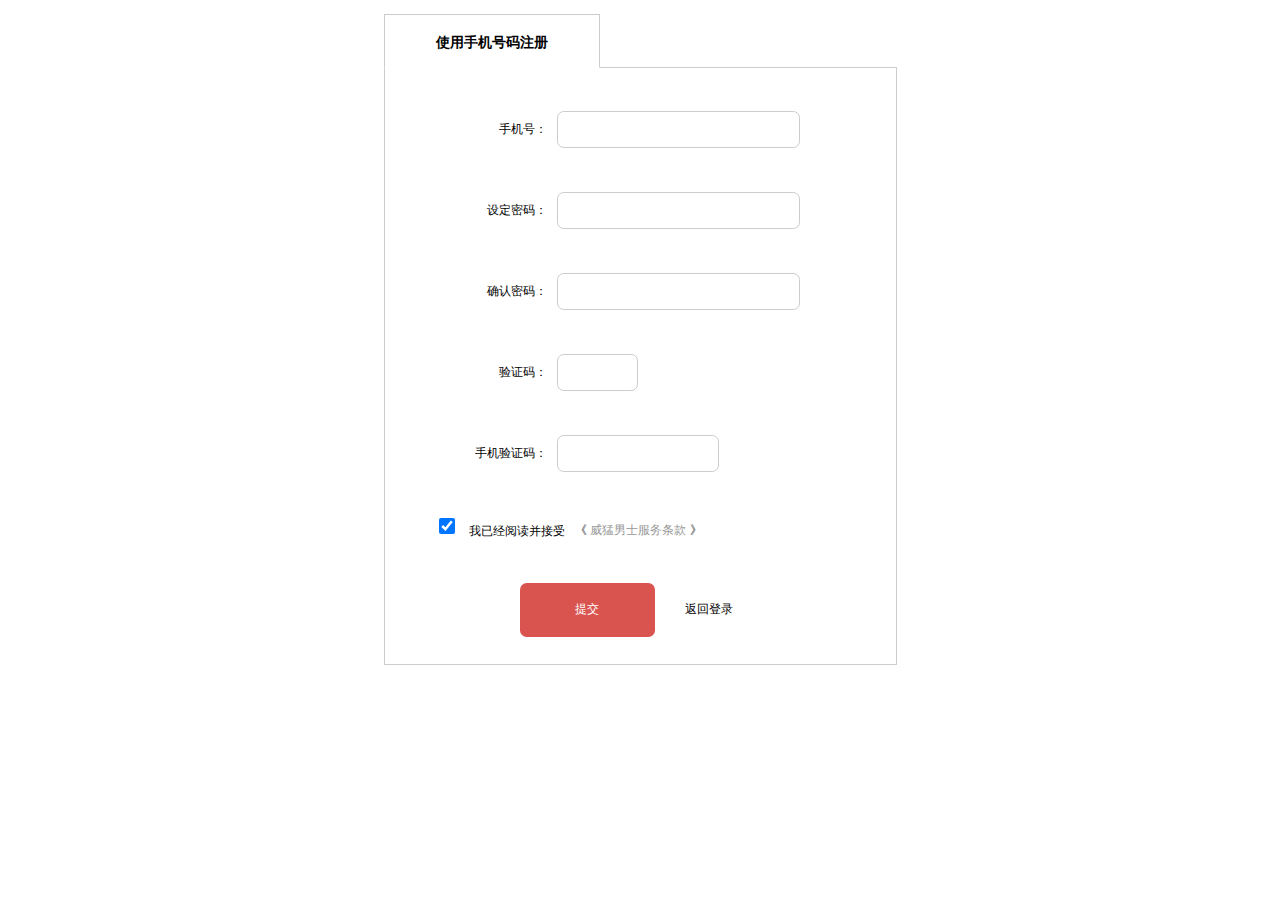
<file: zhuce.html>
<!DOCTYPE html>
<html lang="en">
<head>
    <meta charset="UTF-8">
    <title>Title</title>
    <!--引入main.css-->
    <link rel="stylesheet" href="css/main.css">
</head>
<body>
<div class="zhuce1">
        <div class="zhuce1_top">
            <a class="xian" href="javascript:;">使用手机号码注册</a>
            <span></span>
        </div>
        <div class="zhuce1_bottom xian">
            <div class="zhuce1_one tong">
                <label for="iphone">手机号：</label>
                <input id="iphone" type="text" required>
            </div>
            <div class="zhuce1_two tong">
                <label for="password1">设定密码：</label>
                <input id="password1" type="text" required>
            </div>
            <div class="zhuce1_three tong">
                <label for="password2">确认密码：</label>
                <input id="password2" type="text" required>
            </div>
            <div class="zhuce1_four tong">
                <label for="yanzheng">验证码：</label>
                <input id="yanzheng" type="text">
            </div>
            <div class="zhuce1_five tong">
                <label for="iyanzheng">手机验证码：</label>
                <input id="iyanzheng" type="text">
            </div>
            <div class="zhuce1_six tong">
                <input type="checkbox" checked="checked">
                <span>我已经阅读并接受</span>
                <span>《
                    <a href="javascript:;">威猛男士服务条款</a>
                    》</span>
            </div>
            <div class="zhuce1_seven">
                <input type="submit" value="提交">
                <a href="log.html">返回登录</a>
            </div>
        </div>
</div>
<!--引入flexible插件-->
<script src="js/flexible.js"></script>
<script src="js/flexible_css.js"></script>
</body>
</html>
</file>
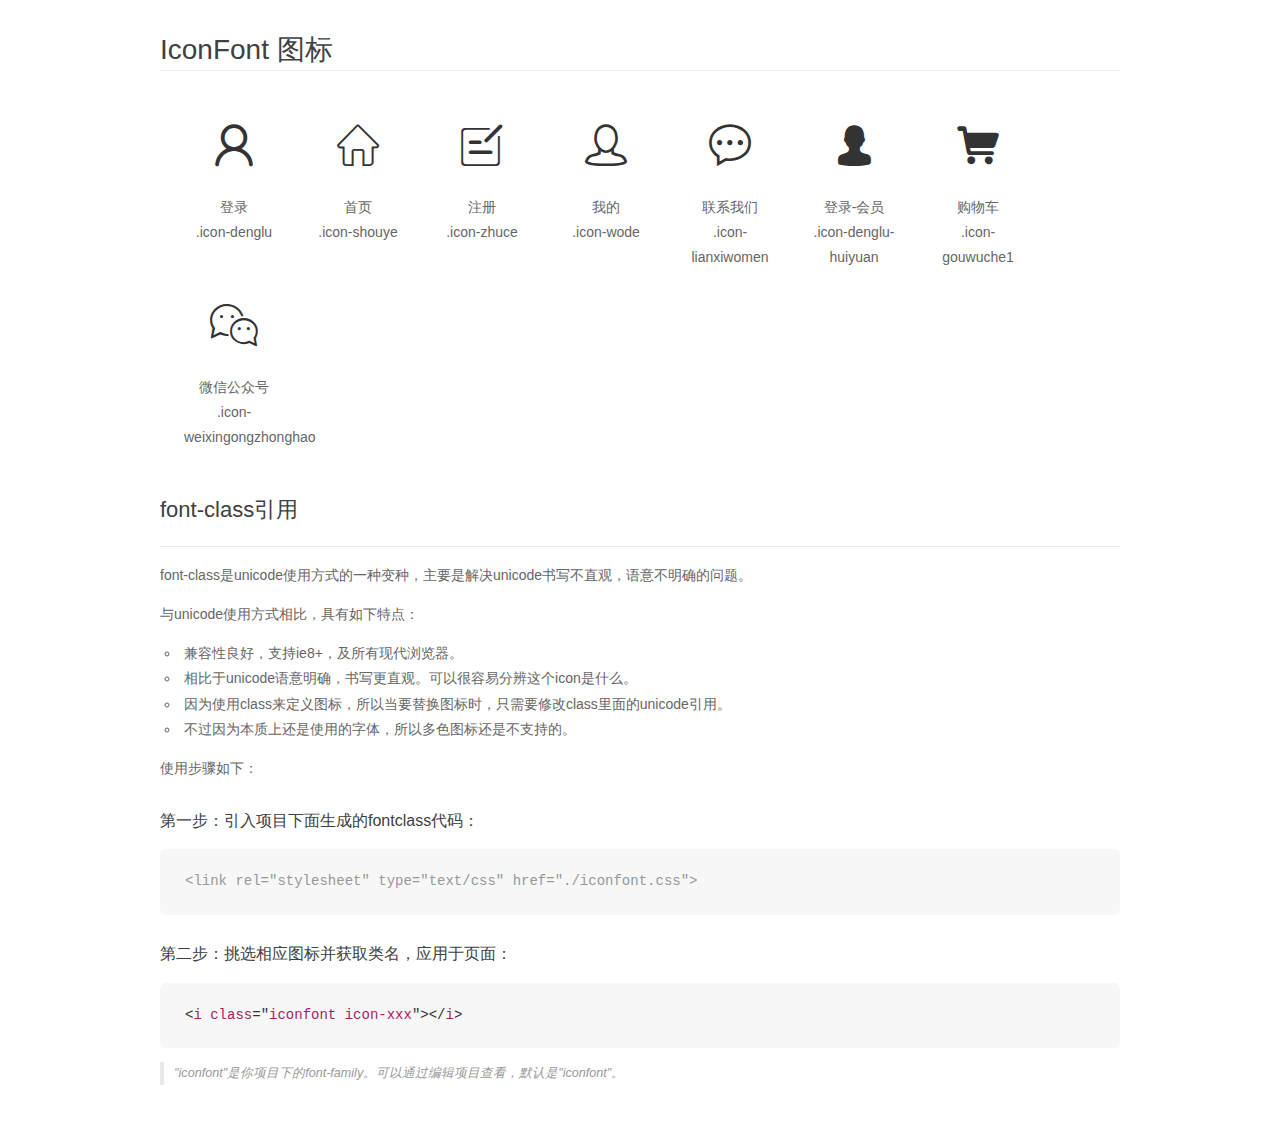
<file: font_rnx89wq9fwdn29/demo_fontclass.html>
<!DOCTYPE html>
<html>
<head>
    <meta charset="utf-8"/>
    <title>IconFont</title>
    <link rel="stylesheet" href="demo.css">
    <link rel="stylesheet" href="iconfont.css">
</head>
<body>
    <div class="main markdown">
        <h1>IconFont 图标</h1>
        <ul class="icon_lists clear">
            
                <li>
                <i class="icon iconfont icon-denglu"></i>
                    <div class="name">登录</div>
                    <div class="fontclass">.icon-denglu</div>
                </li>
            
                <li>
                <i class="icon iconfont icon-shouye"></i>
                    <div class="name">首页</div>
                    <div class="fontclass">.icon-shouye</div>
                </li>
            
                <li>
                <i class="icon iconfont icon-zhuce"></i>
                    <div class="name">注册</div>
                    <div class="fontclass">.icon-zhuce</div>
                </li>
            
                <li>
                <i class="icon iconfont icon-wode"></i>
                    <div class="name">我的</div>
                    <div class="fontclass">.icon-wode</div>
                </li>
            
                <li>
                <i class="icon iconfont icon-lianxiwomen"></i>
                    <div class="name">联系我们</div>
                    <div class="fontclass">.icon-lianxiwomen</div>
                </li>
            
                <li>
                <i class="icon iconfont icon-denglu-huiyuan"></i>
                    <div class="name">登录-会员</div>
                    <div class="fontclass">.icon-denglu-huiyuan</div>
                </li>
            
                <li>
                <i class="icon iconfont icon-gouwuche1"></i>
                    <div class="name">购物车</div>
                    <div class="fontclass">.icon-gouwuche1</div>
                </li>
            
                <li>
                <i class="icon iconfont icon-weixingongzhonghao"></i>
                    <div class="name">微信公众号</div>
                    <div class="fontclass">.icon-weixingongzhonghao</div>
                </li>
            
        </ul>

        <h2 id="font-class-">font-class引用</h2>
        <hr>

        <p>font-class是unicode使用方式的一种变种，主要是解决unicode书写不直观，语意不明确的问题。</p>
        <p>与unicode使用方式相比，具有如下特点：</p>
        <ul>
        <li>兼容性良好，支持ie8+，及所有现代浏览器。</li>
        <li>相比于unicode语意明确，书写更直观。可以很容易分辨这个icon是什么。</li>
        <li>因为使用class来定义图标，所以当要替换图标时，只需要修改class里面的unicode引用。</li>
        <li>不过因为本质上还是使用的字体，所以多色图标还是不支持的。</li>
        </ul>
        <p>使用步骤如下：</p>
        <h3 id="-fontclass-">第一步：引入项目下面生成的fontclass代码：</h3>


        <pre><code class="lang-js hljs javascript"><span class="hljs-comment">&lt;link rel="stylesheet" type="text/css" href="./iconfont.css"&gt;</span></code></pre>
        <h3 id="-">第二步：挑选相应图标并获取类名，应用于页面：</h3>
        <pre><code class="lang-css hljs">&lt;<span class="hljs-selector-tag">i</span> <span class="hljs-selector-tag">class</span>="<span class="hljs-selector-tag">iconfont</span> <span class="hljs-selector-tag">icon-xxx</span>"&gt;&lt;/<span class="hljs-selector-tag">i</span>&gt;</code></pre>
        <blockquote>
        <p>"iconfont"是你项目下的font-family。可以通过编辑项目查看，默认是"iconfont"。</p>
        </blockquote>
    </div>
</body>
</html>
</file>
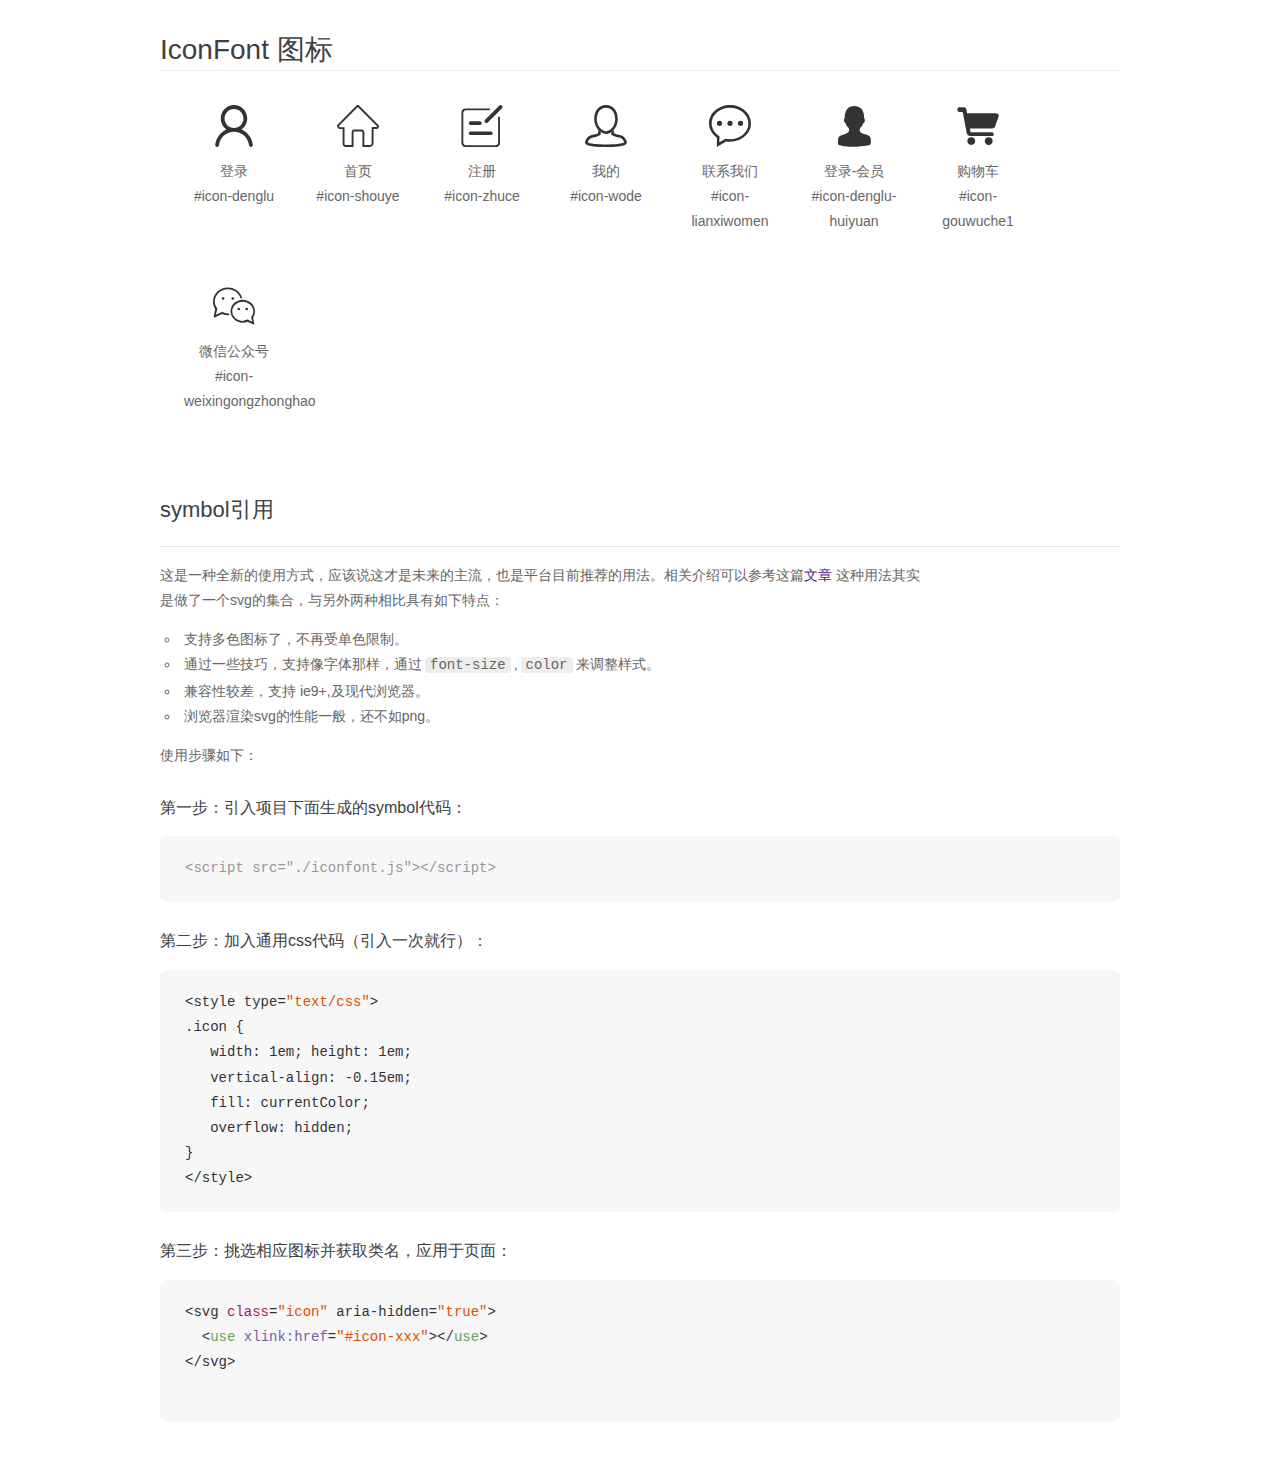
<file: font_rnx89wq9fwdn29/demo_symbol.html>
<!DOCTYPE html>
<html>
<head>
    <meta charset="utf-8"/>
    <title>IconFont</title>
    <link rel="stylesheet" href="demo.css">
    <script src="iconfont.js"></script>

    <style type="text/css">
        .icon {
          /* 通过设置 font-size 来改变图标大小 */
          width: 1em; height: 1em;
          /* 图标和文字相邻时，垂直对齐 */
          vertical-align: -0.15em;
          /* 通过设置 color 来改变 SVG 的颜色/fill */
          fill: currentColor;
          /* path 和 stroke 溢出 viewBox 部分在 IE 下会显示
             normalize.css 中也包含这行 */
          overflow: hidden;
        }

    </style>
</head>
<body>
    <div class="main markdown">
        <h1>IconFont 图标</h1>
        <ul class="icon_lists clear">
            
                <li>
                    <svg class="icon" aria-hidden="true">
                        <use xlink:href="#icon-denglu"></use>
                    </svg>
                    <div class="name">登录</div>
                    <div class="fontclass">#icon-denglu</div>
                </li>
            
                <li>
                    <svg class="icon" aria-hidden="true">
                        <use xlink:href="#icon-shouye"></use>
                    </svg>
                    <div class="name">首页</div>
                    <div class="fontclass">#icon-shouye</div>
                </li>
            
                <li>
                    <svg class="icon" aria-hidden="true">
                        <use xlink:href="#icon-zhuce"></use>
                    </svg>
                    <div class="name">注册</div>
                    <div class="fontclass">#icon-zhuce</div>
                </li>
            
                <li>
                    <svg class="icon" aria-hidden="true">
                        <use xlink:href="#icon-wode"></use>
                    </svg>
                    <div class="name">我的</div>
                    <div class="fontclass">#icon-wode</div>
                </li>
            
                <li>
                    <svg class="icon" aria-hidden="true">
                        <use xlink:href="#icon-lianxiwomen"></use>
                    </svg>
                    <div class="name">联系我们</div>
                    <div class="fontclass">#icon-lianxiwomen</div>
                </li>
            
                <li>
                    <svg class="icon" aria-hidden="true">
                        <use xlink:href="#icon-denglu-huiyuan"></use>
                    </svg>
                    <div class="name">登录-会员</div>
                    <div class="fontclass">#icon-denglu-huiyuan</div>
                </li>
            
                <li>
                    <svg class="icon" aria-hidden="true">
                        <use xlink:href="#icon-gouwuche1"></use>
                    </svg>
                    <div class="name">购物车</div>
                    <div class="fontclass">#icon-gouwuche1</div>
                </li>
            
                <li>
                    <svg class="icon" aria-hidden="true">
                        <use xlink:href="#icon-weixingongzhonghao"></use>
                    </svg>
                    <div class="name">微信公众号</div>
                    <div class="fontclass">#icon-weixingongzhonghao</div>
                </li>
            
        </ul>


        <h2 id="symbol-">symbol引用</h2>
        <hr>

        <p>这是一种全新的使用方式，应该说这才是未来的主流，也是平台目前推荐的用法。相关介绍可以参考这篇<a href="">文章</a>
        这种用法其实是做了一个svg的集合，与另外两种相比具有如下特点：</p>
        <ul>
          <li>支持多色图标了，不再受单色限制。</li>
          <li>通过一些技巧，支持像字体那样，通过<code>font-size</code>,<code>color</code>来调整样式。</li>
          <li>兼容性较差，支持 ie9+,及现代浏览器。</li>
          <li>浏览器渲染svg的性能一般，还不如png。</li>
        </ul>
        <p>使用步骤如下：</p>
        <h3 id="-symbol-">第一步：引入项目下面生成的symbol代码：</h3>
        <pre><code class="lang-js hljs javascript"><span class="hljs-comment">&lt;script src="./iconfont.js"&gt;&lt;/script&gt;</span></code></pre>
        <h3 id="-css-">第二步：加入通用css代码（引入一次就行）：</h3>
        <pre><code class="lang-js hljs javascript">&lt;style type=<span class="hljs-string">"text/css"</span>&gt;
.icon {
   width: <span class="hljs-number">1</span>em; height: <span class="hljs-number">1</span>em;
   vertical-align: <span class="hljs-number">-0.15</span>em;
   fill: currentColor;
   overflow: hidden;
}
&lt;<span class="hljs-regexp">/style&gt;</span></code></pre>
        <h3 id="-">第三步：挑选相应图标并获取类名，应用于页面：</h3>
        <pre><code class="lang-js hljs javascript">&lt;svg <span class="hljs-class"><span class="hljs-keyword">class</span></span>=<span class="hljs-string">"icon"</span> aria-hidden=<span class="hljs-string">"true"</span>&gt;<span class="xml"><span class="hljs-tag">
  &lt;<span class="hljs-name">use</span> <span class="hljs-attr">xlink:href</span>=<span class="hljs-string">"#icon-xxx"</span>&gt;</span><span class="hljs-tag">&lt;/<span class="hljs-name">use</span>&gt;</span>
</span>&lt;<span class="hljs-regexp">/svg&gt;
        </span></code></pre>
    </div>
</body>
</html>
</file>
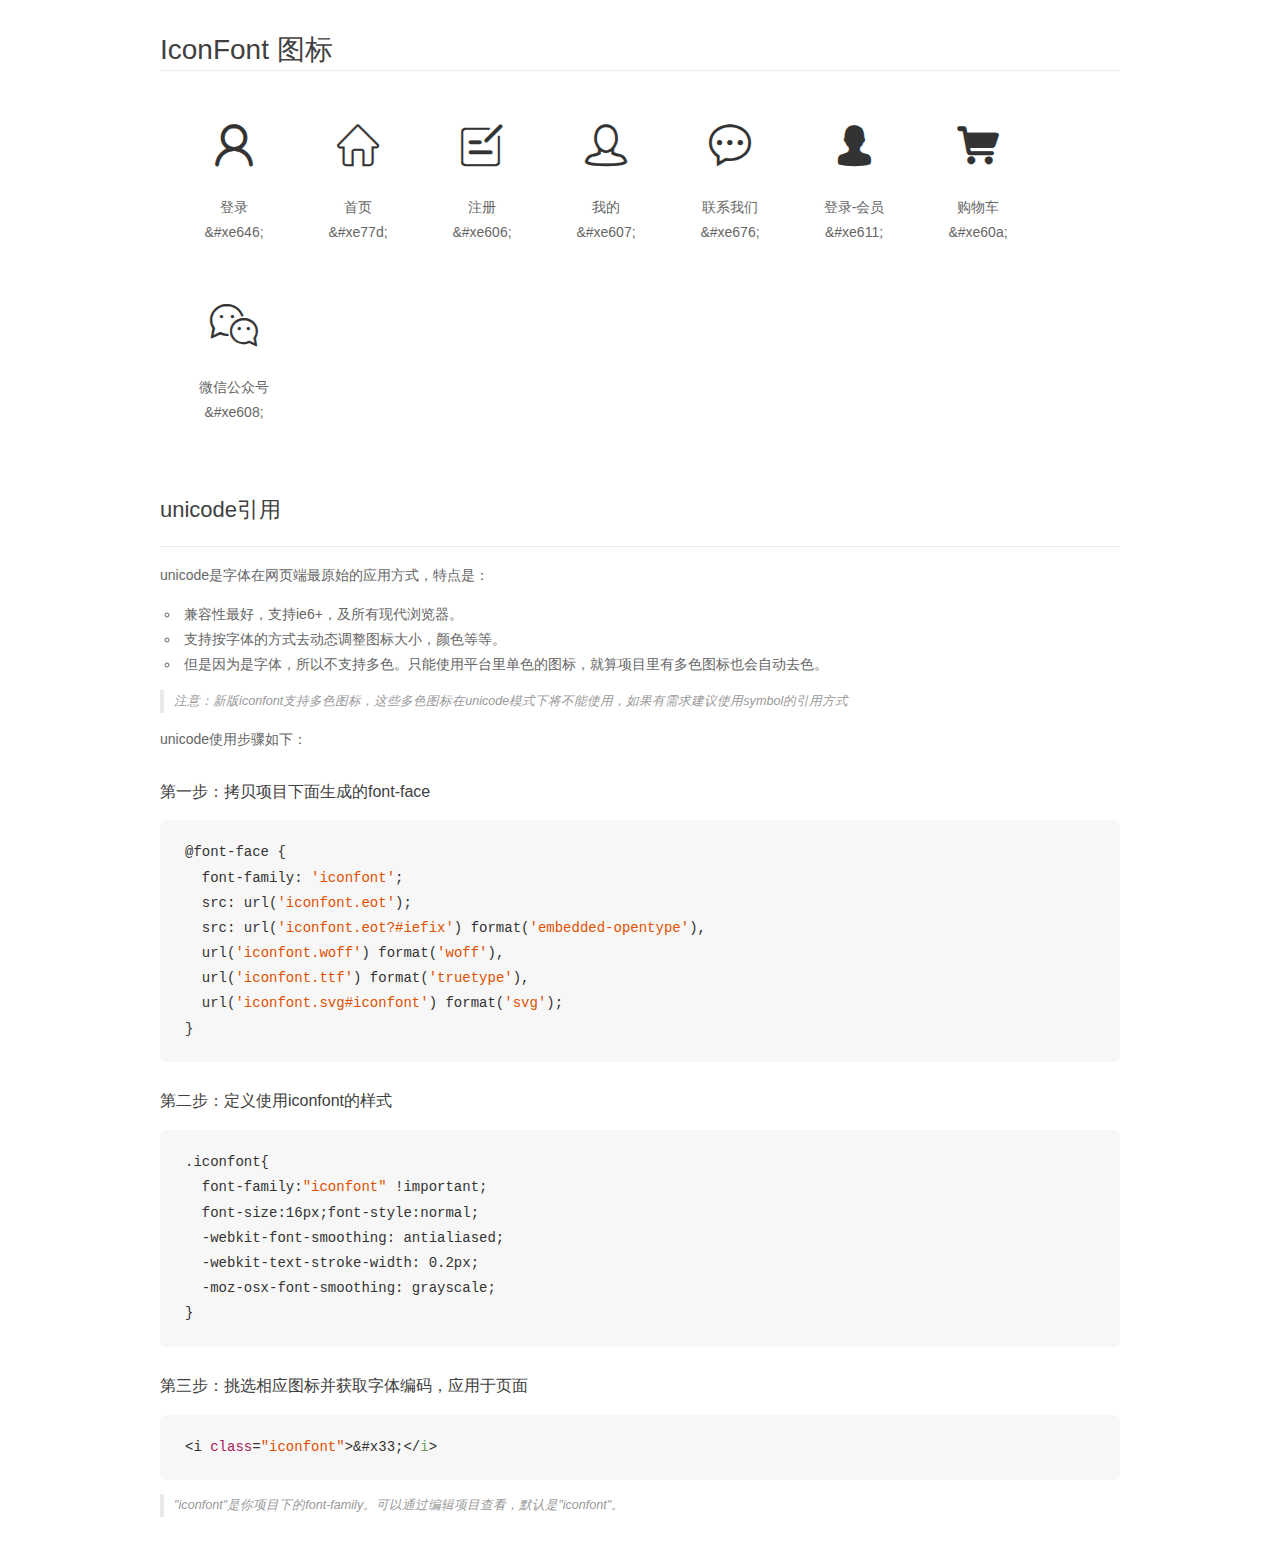
<file: font_rnx89wq9fwdn29/demo_unicode.html>
<!DOCTYPE html>
<html>
<head>
    <meta charset="utf-8"/>
    <title>IconFont</title>
    <link rel="stylesheet" href="demo.css">

    <style type="text/css">

        @font-face {font-family: "iconfont";
          src: url('iconfont.eot'); /* IE9*/
          src: url('iconfont.eot#iefix') format('embedded-opentype'), /* IE6-IE8 */
          url('iconfont.woff') format('woff'), /* chrome, firefox */
          url('iconfont.ttf') format('truetype'), /* chrome, firefox, opera, Safari, Android, iOS 4.2+*/
          url('iconfont.svg#iconfont') format('svg'); /* iOS 4.1- */
        }

        .iconfont {
          font-family:"iconfont" !important;
          font-size:16px;
          font-style:normal;
          -webkit-font-smoothing: antialiased;
          -webkit-text-stroke-width: 0.2px;
          -moz-osx-font-smoothing: grayscale;
        }

    </style>
</head>
<body>
    <div class="main markdown">
        <h1>IconFont 图标</h1>
        <ul class="icon_lists clear">
            
                <li>
                <i class="icon iconfont">&#xe646;</i>
                    <div class="name">登录</div>
                    <div class="code">&amp;#xe646;</div>
                </li>
            
                <li>
                <i class="icon iconfont">&#xe77d;</i>
                    <div class="name">首页</div>
                    <div class="code">&amp;#xe77d;</div>
                </li>
            
                <li>
                <i class="icon iconfont">&#xe606;</i>
                    <div class="name">注册</div>
                    <div class="code">&amp;#xe606;</div>
                </li>
            
                <li>
                <i class="icon iconfont">&#xe607;</i>
                    <div class="name">我的</div>
                    <div class="code">&amp;#xe607;</div>
                </li>
            
                <li>
                <i class="icon iconfont">&#xe676;</i>
                    <div class="name">联系我们</div>
                    <div class="code">&amp;#xe676;</div>
                </li>
            
                <li>
                <i class="icon iconfont">&#xe611;</i>
                    <div class="name">登录-会员</div>
                    <div class="code">&amp;#xe611;</div>
                </li>
            
                <li>
                <i class="icon iconfont">&#xe60a;</i>
                    <div class="name">购物车</div>
                    <div class="code">&amp;#xe60a;</div>
                </li>
            
                <li>
                <i class="icon iconfont">&#xe608;</i>
                    <div class="name">微信公众号</div>
                    <div class="code">&amp;#xe608;</div>
                </li>
            
        </ul>
        <h2 id="unicode-">unicode引用</h2>
        <hr>

        <p>unicode是字体在网页端最原始的应用方式，特点是：</p>
        <ul>
        <li>兼容性最好，支持ie6+，及所有现代浏览器。</li>
        <li>支持按字体的方式去动态调整图标大小，颜色等等。</li>
        <li>但是因为是字体，所以不支持多色。只能使用平台里单色的图标，就算项目里有多色图标也会自动去色。</li>
        </ul>
        <blockquote>
        <p>注意：新版iconfont支持多色图标，这些多色图标在unicode模式下将不能使用，如果有需求建议使用symbol的引用方式</p>
        </blockquote>
        <p>unicode使用步骤如下：</p>
        <h3 id="-font-face">第一步：拷贝项目下面生成的font-face</h3>
        <pre><code class="lang-js hljs javascript">@font-face {
  font-family: <span class="hljs-string">'iconfont'</span>;
  src: url(<span class="hljs-string">'iconfont.eot'</span>);
  src: url(<span class="hljs-string">'iconfont.eot?#iefix'</span>) format(<span class="hljs-string">'embedded-opentype'</span>),
  url(<span class="hljs-string">'iconfont.woff'</span>) format(<span class="hljs-string">'woff'</span>),
  url(<span class="hljs-string">'iconfont.ttf'</span>) format(<span class="hljs-string">'truetype'</span>),
  url(<span class="hljs-string">'iconfont.svg#iconfont'</span>) format(<span class="hljs-string">'svg'</span>);
}
</code></pre>
        <h3 id="-iconfont-">第二步：定义使用iconfont的样式</h3>
        <pre><code class="lang-js hljs javascript">.iconfont{
  font-family:<span class="hljs-string">"iconfont"</span> !important;
  font-size:<span class="hljs-number">16</span>px;font-style:normal;
  -webkit-font-smoothing: antialiased;
  -webkit-text-stroke-width: <span class="hljs-number">0.2</span>px;
  -moz-osx-font-smoothing: grayscale;
}
</code></pre>
        <h3 id="-">第三步：挑选相应图标并获取字体编码，应用于页面</h3>
        <pre><code class="lang-js hljs javascript">&lt;i <span class="hljs-class"><span class="hljs-keyword">class</span></span>=<span class="hljs-string">"iconfont"</span>&gt;&amp;#x33;<span class="xml"><span class="hljs-tag">&lt;/<span class="hljs-name">i</span>&gt;</span></span></code></pre>

        <blockquote>
        <p>"iconfont"是你项目下的font-family。可以通过编辑项目查看，默认是"iconfont"。</p>
        </blockquote>
    </div>


</body>
</html>
</file>
<file: css/main.css>
*{
    margin: 0;
    padding: 0;
    box-sizing: border-box;
    text-decoration: none;
}
/*清除浮动*/
.clearfix{
    display: table;
    clear:both;
    content:"";
}
/*首页*/
/*header部分*/
.header_father{
    height: 1.25rem;
    margin:0 auto;
}
header{
    width: 100%;
    height: 1.25rem;
    background:#00a1e9;
    position: fixed;
    z-index: 1000;
}
.header_left{
    width: 30%;
    height: 1.25rem;
    float: left;
    text-align: center;
    display: block;
    background: url("../img/logo.png") no-repeat 0.2rem;
    background-size:2.6rem 1.25rem;
    margin-right: 1%;
}
header a{
    float: left;
    width: 65%;
    height: 0.9rem;
    color: #000000;
    background: #fff;
    border-radius:0.12rem;
    margin-top: 0.15rem;
    margin-right: 2%;
    position: relative;
}
header a i{
    position: absolute;
    left: 2rem;
    top: 0.28rem;
    font-size: 13px;
}
[data-dpr="2"] header a i{
    font-size: 26px;
}
[data-dpr="3"] header a i{
    font-size: 39px;
}
header a span{
    position: absolute;
    left: 2.5rem;
    top: 0.22rem;
    font-size: 13px;
}
[data-dpr="2"] header a span{
    font-size: 26px;
}
[data-dpr="3"] header a span{
    font-size: 39px;
}
/*轮播图*/
.lun{
    width: 10rem;
    height: 4.8rem;
    margin:0 auto;
    margin-bottom: 0.25rem;
}
.lun img{
    width: 10rem;
    height: 4.8rem;
}
/*mainer部分*/
.mainer{
    width: 10rem;
    margin:0 auto;
}
/*mainer1部分*/
.mainer1{
    height: 2rem;
    padding:0 0.15rem;
    margin-bottom: 0.25rem;
}
.mainer1 ul{
    width: 10rem;
    list-style: none;
}
.mainer1 li{
    float: left;
    width: 2.3rem;
    height: 2rem;
    margin:0 0.17rem 0 0;
    position: relative;
}
.mainer1 li a{
    width: 100%;
    display: block;
}
.mainer1 li a span{
    color: #fff;
    position: absolute;
    top: 0.7rem;
    left:0.5rem;
    font-size: 14px;
}
[data-dpr="2"] .mainer1 li a span{
    font-size: 28px;
}
[data-dpr="3"] .mainer1 li a span{
    font-size: 42px;
}
.mainer1 li a img{
    width: 100%;
    border-radius:0.2rem;
}
/*mainer2部分*/
.mainer2 a:hover{
    text-decoration: none;
}
/*mainer2_one部分*/
.title{
    height: 1rem;
    padding:0.15rem 0.25rem;
    background: #fff;
    margin:0 auto;
}
.title a{
    font-size: 16px;
    color: #515151;
    font-weight:bold;
    border-left:0.125rem solid #ff6600;
    padding-left: 0.15rem;
}
[data-dpr="2"] .title a{
    font-size: 32px;
}
[data-dpr="3"] .title a{
    font-size: 48px;
}
.title a span{
    margin-left: 0.4rem;
    font-weight:normal;
    color: #c6c6c6;
}
/*mainer2_two部分*/
.mainer2_two{
    padding:0 0.17rem 0.2rem 0.17rem;
    background: #f5f5f5;
    border-top: solid 1px #e8e8e8;
}
.mainer2_two dl{
    width: 4.7rem;
    float: left;
    background: #fff;
    margin-bottom: 0.2rem;
    padding-bottom: 0.4rem;
}
.mainer2_two dl.no{
    float: right;
}
.mainer2_two dl dt{
    width: 100%;
    padding-bottom: 0.06rem;
}
.mainer2_two dl dt img{
    width: 100%;
}
.mainer2_two dl dd{
    font-size: 14px;
    color: #3c3c3c;
    padding-left: 0.1rem;
    padding-top: 0.15rem;
}
[data-dpr="2"] .mainer2_two dl dd{
    font-size: 28px;
}
[data-dpr="3"] .mainer2_two dl dd{
    font-size: 42px;
}
.mainer2_two dl dd.fg{
    font-size: 12px;
    color:#585858;
}
[data-dpr="2"] .mainer2_two dl dd.fg{
    font-size: 24px;
}
[data-dpr="3"] .mainer2_two dl dd.fg{
    font-size: 36px;
}
/*mainer3部分*/
.mainer3 a:hover{
    text-decoration: none;
}
.title1{
    height: 1rem;
    line-height:0.95rem;
    margin:0.25rem;
    text-align: center;
    border: 1px solid #dadada;
}
.title1 a{
    display: inline-block;
    width: 5rem;
    height: 1rem;
    color: #7a7a7a;
    font-size: 16px;
    position: relative;
}
.title1 a span{
    position: absolute;
    top: 0.3rem;
    right: 0rem;
}
[data-dpr="2"] .title1 a{
    font-size: 32px;
}
[data-dpr="3"] .title1 a{
    font-size: 48px;
}
/*mainer4部分*/
.mainer4 a:hover{
    text-decoration: none;
}
.mainer4_two{
    padding:0.3rem 0.2rem 0.2rem;
    background: #f5f5f5;
    border-top: solid 1px #e8e8e8;
}
.mainer4_two a{
    color: #000000;
}
.mainer4_two dl{
    width: 4.6rem;
    height: 6.9rem;
    background: #fff;
    float: left;
    padding: 0.21rem 0.25rem;
    margin:0.2rem 0;
}
.mainer4_two dl.no1{
    float: right;
}
.mainer4_two dl dt img{
    width: 100%;
}
.mainer4_two dl dd{
    font-size: 16px;
    margin-top: 0.1rem;
}
[data-dpr="2"] .mainer4_two dl dd{
    font-size: 32px;
}
[data-dpr="3"] .mainer4_two dl dd{
    font-size: 48px;
}
/*mainer5部分*/
.mainer5 a:hover{
    text-decoration: none;
}
/*mainer6部分*/
.mainer6{
    margin-top: 0.4rem;
}
.mainer6 a:hover{
    text-decoration: none;
}
/*mainer6_one部分*/
/*mainer6_two部分*/
.mainer6_two{
    width: 10rem;
    height: 4.78rem;
    margin-top: 0.4rem;
}
.mainer6_two img{
    width: 100%;
}
/*mainer6_three部分*/
.mainer6_three ul{
    width: 100%;
    height: 1.4rem;
    line-height: 1.4rem;
    border-bottom: 1px solid #d7d7d7;
}
.mainer6_three ul li{
    float: left;
    width: 25%;
    height: 1.4rem;
    text-align: center;
}
.mainer6_three ul li a{
    font-size: 16px;
    color: #555;
    border-radius:0.3rem;
}
.mainer6_three ul li a.active{
    background: #555;
    color: #ffffff;
    padding:0.05rem 0.2rem 0.1rem 0.2rem;
}
.mainer6_three ul li a:hover{
    text-decoration: none;
}
[data-dpr="2"] .mainer6_three ul li a{
    font-size: 32px;
}
[data-dpr="3"] .mainer6_three ul li a{
    font-size: 48px;
}
/*mainer6_four部分*/
.mainer6_four{
    height: 5.6rem;
    overflow:hidden;
    padding:0 0.3rem;
}
.mainer6_four ul{
    width: 100%;
}
.mainer6_four ul li{
    width: 100%;
    height: 1.4rem;
    line-height: 1.4rem;
    background: url("../img/mainer3_three.png") no-repeat 0 0.6rem;
    background-size:0.2rem 0.22rem;
    border-bottom: 1px solid #d7d7d7;
    padding-left: 0.35rem;
    white-space: nowrap;
}
.mainer6_four ul li a{
    color: #000000;
    font-size: 16px;
    width: 97%;
    display: block;
    text-overflow:ellipsis;
    overflow:hidden;
}
.mainer6_four ul li a:hover{
    text-decoration: none;
}
[data-dpr="2"] .mainer6_four ul li a{
    font-size: 32px;
}
[data-dpr="3"] .mainer6_four ul li a{
    font-size: 48px;
}
/*mainer7部分*/
.mainer7{
    width: 100%;
    background: #0b0b14;
    color: #555;
}
/*mainer7_one部分*/
.mainer7_one{
    width: 100%;
    border-bottom:1px solid #555;
    margin-bottom: 0.4rem;
}
.mainer7_one_one{
    width: 80%;
    margin:0.2rem auto;
}
.mainer7_one_one ul{
    width: 100%;
}
.mainer7_one_one ul li{
    float: left;
    width: 33%;
    height: 2rem;
    line-height: 1rem;
    text-align: center;
}
.mainer7_one_one ul li a{
    display: block;
    height: 2rem;
    color: #555;
    position: relative;
}
.mainer7_one_one ul li a span{
    font-size: 0.9rem;
}
.mainer7_one_one ul li a span.fa-weibo{
    position: absolute;
    left: 0.88rem;
    top: 0.15rem;
}
.mainer7_one_one ul li a span.icon-weixingongzhonghao{
    position: absolute;
    left: 0.78rem;
    top: 0.15rem;
}
.mainer7_one_one ul li a span.icon-lianxiwomen{
    position: absolute;
    left: 0.88rem;
    top: 0.15rem;
}
/*mainer7_two部分*/
.mainer7_two{
    padding-bottom: 0.5rem;
    text-align: center;
}
/*footer部分*/
.footer_father{
    width: 100%;
    height: 1.5rem;
}
.footer{
    width: 100%;
    height: 1.5rem;
    text-align:center;
    padding-top: 0.2rem;
    background:#00a1e9;
    display: flex;
    justify-content: space-between;
    align-content: center;
    position: fixed;
    left: 0;
    bottom: 0;
}
.footer a{
    width: 20%;
    height: 1.5rem;
    color: #fff;
}
.footer a:hover{
    text-decoration: none;
}
.footer a i{
    font-size: 18px;
}
[data-dpr="2"] .footer a i{
    font-size: 36px;
}
[data-dpr="3"] .footer a i{
    font-size: 54px;
}
.footer a p{
    font-size: 13px;
}
[data-dpr="2"] .footer a p{
    font-size: 26px;
}
[data-dpr="3"] .footer a p{
    font-size: 39px;
}
/*第二页*/
/*header1部分*/
.header1_father{
    height: 1.3rem;
}
.header1{
    width: 100%;
    height: 1.5rem;
    line-height: 1.2rem;
    background: #fff;
    position: fixed;
    border-bottom: 0.25rem solid #f6f6f6;
    z-index: 1000;
}
.header1 a:hover{
    text-decoration: none;
}
.header1 ul{
    height: 1.3rem;
    border-bottom: 1px solid #ddd;
}
.header1 li{
    float: left;
    width: 25%;
    text-align: center;
    font-size: 16px;
    cursor:pointer;
}
[data-dpr="2"] .header1 li{
    font-size: 32px;
}
[data-dpr="3"] .header1 li{
    font-size: 48px;
}
.header1 li a{
    color: #000000;
    position: relative;
}
.header1 li a.active{
    color: #ff0b13;
}
.header1 li a em{
    background: url("../img/em.png");
    width: 0.3rem;
    height: 0.175rem;
    display: inline-block;
    background-size:0.3rem 0.2rem;
    position: absolute;
    top: 0.3rem;
    left: 1.1rem;
}
.header1 li a em.em{
    position: absolute;
    top: 0.3rem;
    left: 2.1rem;
}
/*shop部分*/
.shop{
    width: 10rem;
    margin:0 auto;
}
.shop a{
    display: block;
    width: 10rem;
    height: 4.8rem;
}
.shop img{
    width: 100%;
    height: 4.8rem;
}
.shop .shop_one{
    border-bottom: 0.3rem solid #f2f2f2;
}
.shop .shop_one .shop_one_bottom{
    padding: 0.25rem 0 0 0.1rem;
    height: 1.7rem;
}
.shop .shop_one .shop_one_bottom dl{
    width: 100%;
    height: 0.825rem;
}
.shop .shop_one .shop_one_bottom dl dt{
    width: 31%;
    float: left;
    overflow: hidden;
    white-space: nowrap;
    text-overflow: ellipsis;
}
.shop .shop_one .shop_one_bottom dl dt.left{
    width: 37%;
}
/*第三页*/
/*header2部分*/
.header2_father{
    height: 1.3rem;
}
.header2{
    width: 100%;
    height: 1.3rem;
    line-height:1.2rem;
    background: #181818;
    text-align: center;
    position:fixed;
    z-index:1000;
}
.header2 a{
    color: #e2e2e2;
    font-size: 16px;
    font-weight:bold;
}
[data-dpr="2"] .header2 a{
    font-size: 32px;
}
[data-dpr="3"] .header2 a{
    font-size: 48px;
}
/*banner部分*/
.banner{
    width: 10rem;
    margin:0 auto;
}
.banner1{
    height: 5rem;
}
.banner1 img{
    width: 100%;
    height: 5rem;
}
.banner2{
    border-top:0.1rem solid #000;
    padding-top: 0.05rem;
}
.banner2 img,
.banner3 img{
    width: 100%;
}
/*main1部分*/
.main1{
    width: 10rem;
    margin:0 auto;
}
/*main1_one部分*/
.main1_one{
     height: 2.9rem;
 }
.main1_one img{
    height: 2.9rem;
}
.main1_one img,
.main1_two img,
.main1_three img,
.main1_four img,
.main1_five img{
    width: 100%;
}
/*main1_two部分*/
#lun1{
    position:relative;
}
#lun1>ul>li{
    display: none;
}
#lun1 ul .active{
    display: block;
}
#lun1 #num_list{
    width:100%;
    height:0.75rem;
    position:absolute;
    bottom:0.5rem;
    opacity: 0.5;
}
#lun1 #num_list ul{
    margin-left:2rem;
}
#lun1 #num_list li{
    display: inline-block;
    height:0.75rem;
    line-height:0.75rem;
}
#lun1 #num_list li span{
    width:0.5rem;
    height:0.5rem;
    color:white;
    text-align:center;
    line-height:0.5rem;
    border-radius: 70%;
    display: block;
    background: black;
    margin-top:0.125rem;
    margin-right: 0.125rem;
}
#lun1 #num_list li .active_num{
    background:#c81623;
}
#lun1 .btn{
    width: 0.75rem;
    height: 1.5rem;
    background: rgba(0,0,0,0.2);
    font-size: 25px;
    color: #fff;
    line-height: 1.5rem;
    text-align: center;
    text-decoration: none;
}
[data-dpr="2"] #lun1 .btn{
    font-size: 50px;
}
[data-dpr="3"] #lun1 .btn{
    font-size: 75px;
}
#lun1 a.left{
    position: absolute;
    left: 0;
    top:6rem;
}
#lun1 a.right{
    position: absolute;
    right: 0rem;
    top:6rem;
}
/*main1_three部分*/
.main1_three{
    margin-top: 0.2rem;
    height: 2.9rem;
}
.main1_three img{
    height: 2.9rem;
}
/*main1_four部分*/
.main1_four{
    padding: 0.4rem 0.4rem;
}
.main1_four_one{
    padding-top: 0.3rem;
}
/*main1_five部分*/
.main1_five{
    height: 2.9rem;
}
.main1_five img{
    height: 2.9rem;
}
/*main1_six部分*/
.main1_six{
    padding-top: 0.2rem;
    padding-left: 0.12rem;
    padding-right: 0.12rem;
    margin-bottom: 0.5rem;
}
.main1_six a{
    display: block;
    width: 100%;
    height: 2.9rem;
}
.main1_six dl{
    width: 100%;
    height:2.9rem;
    padding:0.25rem 0;
    border-bottom: 1px solid #c7c7c7;
}
.main1_six dl dt.dt1{
    background: url("../img/dt_one.jpg") no-repeat;
    display: block;
    width: 2.5rem;
    height: 2.2rem;
    background-size: 100% 100%;
}
.main1_six dl dt.dt2{
     background: url("../img/dt_two.jpg");
    display: block;
    width: 2.5rem;
    height: 2.2rem;
    background-size: 100% 100%;
 }
.main1_six dl dt.dt3{
    background: url("../img/dt_three.jpg");
    display: block;
    width: 2.5rem;
    height: 2.2rem;
    background-size: 100% 100%;
}
.main1_six dl dt.dt4{
    background: url("../img/dt_four.jpg");
    display: block;
    width: 2.5rem;
    height: 2.2rem;
    background-size: 100% 100%;
}
.main1_six dl dt.dt5{
    background: url("../img/dt_five.jpg");
    display: block;
    width: 2.5rem;
    height: 2.2rem;
    background-size: 100% 100%;
}
.main1_six dl dt{
    width: 2.5rem;
    float: left;
    margin-right: 0.2rem;
    margin-top: 0.075rem;
}
.main1_six dl dd{
    width: 7rem;
    float: right;
}
.main1_six dl dd h4{
    font-size: 16px;
    color: #222222;
}
[data-dpr="2"] .main1_six dl dd h4{
    font-size: 32px;
}
[data-dpr="3"] .main1_six dl dd h4{
    font-size: 48px;
}
.main1_six dl dd p{
    font-size: 12px;
    color: #b2b2b2;
    height: 1rem;
    line-height: 1rem;
    margin-top: 0.2rem;
    position: relative;
}
[data-dpr="2"] .main1_six dl dd p{
    font-size: 24px;
}
[data-dpr="3"] .main1_six dl dd p{
    font-size: 36px;
}
.main1_six dl dd p span{
    position: absolute;
    bottom: 0;
    right: 0;
}
/*footer1部分*/
.footer1_father{
    width: 100%;
    height: 1.3rem;
}
.footer1{
    position:fixed;
    bottom: 0;
    display: flex;
    justify-content: space-between;
    align-content: center;
    width: 100%;
    height: 1.4rem;
    line-height: 1.4rem;
    z-index:1000;
    background: #fff;
}
.footer1 a{
    display: inline-block;
    float: left;
    text-align: center;
    width: 28%;
    height: 1.4rem;
    border-left:1px solid #dfdfdf;
    color: #444444;
    font-size: 16px;
    position: relative;
}
.footer1 a:hover{
    text-decoration: none;
}
[data-dpr="2"] .footer1 a{
    font-size: 32px;
}
[data-dpr="3"] .footer1 a{
    font-size: 48px;
}
.footer1 a.fa-star-o{
    width: 16%;
    padding-top: 0.175rem;
    font-size: 18px;
    color: #f9b81c;
}
[data-dpr="2"] .footer1 a.fa-star-o{
    font-size: 36px;
}
[data-dpr="3"] .footer1 a.fa-star-o{
    font-size: 54px;
}
.footer1 a.zaixian{
    border-left:none;
    background: #f23030;
    color: #ffffff;
}
.footer1 a span{
    font-size: 12px;
    position: absolute;
    left: 0rem;
    bottom: 0.2rem;
    color: #444;
}
[data-dpr="2"] .footer1 a span{
     font-size: 24px;
 }
[data-dpr="3"] .footer1 a span{
    font-size: 36px;
}
/*第四页*/
/*log部分*/
.log{
    width: 10rem;
    margin:0 auto;
    padding:0 0.25rem;
}
.log a:hover{
    text-decoration: none;
}
.border{
    border:1px solid #ccc;
    color: #535353;
}
p.border1{
    height: 0.8rem;
    line-height: 0.8rem;
    padding-left: 0.25rem;
    font-size: 14px;
    border-bottom: 1px solid #ccc;
}
[data-dpr="2"] p.border1{
    font-size: 28px;
}
[data-dpr="3"] p.border1{
    font-size: 42px;
}
/*log_1部分*/
.log_1{
    margin-top: 0.25rem;
}
.log_1 p.zhuce{
    background-color: #e9e9e9;
}
.log_top{
    margin-top: 1rem;
    margin-bottom: 0.4rem;
}
.log_gong{
    margin-left: 1rem;
}
.log_gong label{
    float: left;
    width: 1.5rem;
    height: 0.9rem;
    line-height: 0.9rem;
    font-size: 12px;
}
[data-dpr="2"] .log_gong label{
    font-size: 24px;
}
[data-dpr="3"] .log_gong label{
    font-size: 36px;
}
.log_gong input[type="text"]{
    border:1px solid #ccc;
    width: 6rem;
    height: 0.9rem;
    padding:0.2rem 0.3rem;
    border-radius: 0.125rem;
    box-shadow: inset 0 1px 1px rgba(0, 0, 0, 0.075);
}
.log_one{
    margin-top: 0.5rem;
}
.log_two{
    margin-top: 0.7rem;
}
.log_three{
    margin-top: 0.7rem;
}
.log_three input[type="text"]{
    width: 2.5rem;
}
.log_four{
    margin-left: 2.4rem;
    margin-top: 0.9rem;
}
.log_four label{
    margin-right: 1rem;
    color: #999;
    font-size: 12px;
}
[data-dpr="2"] .log_four label{
    font-size: 24px;
}
[data-dpr="3"] .log_four label{
    font-size: 36px;
}
.log_four label input[type="checkbox"]{
    width: 0.35rem;
    height: 0.35rem;
    float: left;
    border:1px solid #afafaf;
    background: #e8e8e8;
    border-radius: 0.15rem;
    margin-top: 0.05rem;
    margin-right: 0.2rem;
}
.log_four a{
    color: #999999;
    font-size: 12px;
}
[data-dpr="2"] .log_four a{
    font-size: 24px;
}
[data-dpr="3"] .log_four a{
    font-size: 36px;
}
.log_five input[type="submit"]{
    text-align: center;
    width: 2.2rem;
    height: 0.9rem;
    color: #ffffff;
    background: #d9534f;
    border:none;
    border-radius:0.15rem;
    margin-top: 0.7rem;
    margin-left: 3.5rem;
    cursor:pointer;
    font-size: 12px;
}
[data-dpr="2"] .log_five input[type="submit"]{
    font-size: 24px;
}
[data-dpr="3"] .log_five input[type="submit"]{
    font-size: 36px;
}
.log_five input[type="submit"]:hover{
    background-color: #d2322d;
}
/*log_2部分*/
.log_2{
    margin-top: 0.5rem;
    margin-bottom: 0.5rem;
}
.log_bottom{
    border-top: 1px solid #ccc;
}
.log_bottom p{
    margin-bottom: 0.375rem;
    margin-top: 0.375rem;
    margin-left: 2.3rem;
    font-size: 12px;
}
[data-dpr="2"] .log_bottom p{
    font-size: 24px;
}
[data-dpr="3"] .log_bottom p{
    font-size: 36px;
}
.log_bottom_in{
    margin-left: 1rem;
    margin-bottom: 0.3rem;
}
.log_bottom_in a:nth-of-type(1){
    display: inline-block;
    width: 2.2rem;
    height: 0.8rem;
}
.log_bottom_in a:nth-of-type(2){
    display: inline-block;
    width: 1.9rem;
    height: 0.8rem;
}
.log_bottom_in a:nth-of-type(3){
    display: inline-block;
    width: 3rem;
    height: 0.8rem;
}
.log_bottom_in img.img1{
    width: 2.2rem;
    height: 0.8rem;
}
.log_bottom_in img.img2{
    width: 1.9rem;
    height: 0.8rem;
}
.log_bottom_in img.img3{
     width: 3rem;
     height: 0.8rem;
 }
.log_in{
    margin-top: 1.25rem;
    margin-left: 0.2rem;
    margin-bottom: 1.5rem;
}
.log_in p{
    color: #000000;
    font-size: 12px;
}
[data-dpr="2"] .log_in p{
    font-size: 24px;
}
[data-dpr="3"] .log_in p{
    font-size: 36px;
}
.log_in ul{
    margin-top: 0.625rem;
}
.log_in ul li{
    height: 0.7rem;
    line-height: 0.7rem;
}
.log_in ul li span{
    color: #999999;
    font-size: 12px;
}
[data-dpr="2"] .log_in ul li span{
    font-size: 24px;
}
[data-dpr="3"] .log_in ul li span{
    font-size: 36px;
}
.log_in_in{
    width: 2.5rem;
    height: 0.7rem;
    line-height: 0.7rem;
    background: #363636;;
    text-align: center;
    margin-top: 0.5rem;
}
.log_in_in a{
    color: #ffffff;
}
/*第五页*/
/*zhuce部分*/
.zhuce1{
    width: 10rem;
    margin:0 auto;
    padding:0.25rem;
}
.zhuce1 a:hover{
    text-decoration: none;
}
.xian{
    border:1px solid #ccc;
}
.zhuce1_top{
    height: 1rem;
    background: #fff;
}
.zhuce1_top a{
    float: left;
    border-bottom:1px solid #fff;
    height: 1rem;
    width: 4rem;
    line-height: 1rem;
    display: inline-block;
    text-align: center;
    color: #000000;
    font-weight:bold;
    font-size: 14px;
}
[data-dpr="2"] .zhuce1_top a{
    font-size: 28px;
}
[data-dpr="3"] .zhuce1_top a{
    font-size: 42px;
}
.zhuce1_top span{
    float: left;
    display: block;
    width: 5.5rem;
    height: 1rem;
    border-bottom:1px solid #ccc;
}
.zhuce1_bottom{
    border-top:0;
    padding-top: 0.25rem;
    padding-bottom: 0.5rem;
}
.tong{
    margin-top: 0.55rem;
    margin-bottom: 0.8rem;
}
.tong label{
    width: 3rem;
    float: left;
    text-align: right;
    margin-right: 0.2rem;
    height: 0.7rem;
    line-height: 0.7rem;
    font-size: 12px;
}
[data-dpr="2"] .tong label{
    font-size: 24px;
}
[data-dpr="3"] .tong label{
    font-size: 36px;
}
.tong input[type="text"]{
    width: 4.5rem;
    height: 0.7rem;
    border:1px solid #ccc;
    padding: 0.2rem 0.3rem;
    border-radius:0.125rem;
}
.zhuce1_four input[type="text"]{
    width: 1.5rem;
}
.zhuce1_five input[type="text"]{
    width: 3rem;
}
.zhuce1_six{
    margin-left: 1rem;
}
.zhuce1_six span:nth-of-type(1){
    font-size: 12px;
}
[data-dpr="2"] .zhuce1_six span:nth-of-type(1){
    font-size: 24px;
}
[data-dpr="3"] .zhuce1_six span:nth-of-type(1){
    font-size: 36px;
}
.zhuce1_six span:nth-of-type(2){
    margin-left: 0.125rem;
}
.zhuce1_six a{
    color: #999999;
    font-size: 12px;
}
[data-dpr="2"] .zhuce1_six a{
    font-size: 24px;
}
[data-dpr="3"] .zhuce1_six a{
    font-size: 36px;
}
.zhuce1_six input[type="checkbox"]{
    width: 0.3rem;
    height: 0.3rem;
    margin-top: 0.05rem;
    margin-right: 0.2rem;
}
.zhuce1_seven{
    margin-left: 2.5rem;
}
.zhuce1_seven input[type="submit"]{
    width: 2.5rem;
    height: 1rem;
    color: #ffffff;
    background-color: #d9534f;
    border:none;
    border-radius:0.125rem;
    text-align: center;
    cursor:pointer;
}
.zhuce1_seven input[type="submit"]:hover{
    color: #ffffff;
    background-color: #d2322d;
}
.zhuce1_seven a{
    color: #000;
    margin-left: 0.5rem;
}
/*第六页*/
/*person部分*/
.person{
    width: 10rem;
    margin:0 auto;
}
.person a:hover{
    text-decoration: none;
}
/*person_one部分*/
.person_one{
    text-align: center;
    padding:0.25rem 0;
    background: #00a1e9;
    margin-bottom: 0.5rem;
}
.person_one span{
    font-size: 16px;
    color: #ffffff;
}
[data-dpr="2"] .person_one span{
    font-size: 32px;
}
[data-dpr="3"] .person_one span{
    font-size: 48px;
}
/*person_two部分*/
.person_two{
    width: 10rem;
    margin-bottom: 0.7rem;
}
.person_two a{
    width: 3rem;
    height: 0.9rem;
    line-height: 0.9rem;
    text-align: center;
    background: #00a1e9;
    border-radius: 0.5rem;
    color: #ffffff;
    font-size: 12px;
}
.person_two a:nth-of-type(1){
    float: left;
    margin-left: 1rem;
}
.person_two a:nth-of-type(2){
    float: right;
    margin-right: 1rem;
}
[data-dpr="2"] .person_two a{
    font-size: 24px;
}
[data-dpr="3"] .person_two a{
    font-size: 36px;
}
/*person_three部分*/
.person_gong{
    width: 10rem;
    padding-left: 0.32rem;
}
.person_a{
    display: block;
    height: 1.5rem;
    line-height: 1.5rem;
}
.person_a p{
    width: 0.7rem;
    height: 0.7rem;
    font-size: 0.5rem;
    color: #ffffff;
    text-align: center;
    line-height: 0.7rem;
}
.person_div{
    width: 0.7rem;
    margin-right: 0.25rem;
}
.person_a div{
    float: left;
}
.person_left{
    float: left;
    width: 0.6rem;
}
.person_xian{
    width: 8.73rem;
    float: right;
    border-bottom:1px solid #e7e7e7;
}
.person_xian h1{
    font-size: 16px;
    color: #444444;
}
[data-dpr="2"] .person_xian h1{
    font-size: 32px;
}
[data-dpr="3"] .person_xian h1{
    font-size: 48px;
}
.person_xian_left{
    width: 5.9rem;
    float: left;
}
.person_xian_right{
    width: 2.83rem;
    float: right;
    color: #999999;
    font-size: 12px;
}
[data-dpr="2"] .person_xian_right{
    font-size: 24px;
}
[data-dpr="3"] .person_xian_right{
    font-size: 36px;
}
.person_xian_left1{
    width: 8.23rem;
    float: left;
}
.person_xian_right1{
    width: 0.5rem;
    float: right;
    color: #999999;
    font-size: 12px;
}
[data-dpr="2"] .person_xian_right1{
    font-size: 24px;
}
[data-dpr="3"] .person_xian_right1{
    font-size: 36px;
}
.person_three{
    border-top:1px solid #e7e7e7;
}
.person_three .dingdan{
    margin-right: 0.1rem;
}
p.person_background{
    background: #5090cd;
}
p.person_background1{
    background: #e7a200;
}
p.person_background2{
    background: #e64c2e;
}
p.person_background3{
    background: #00aeef;
}
/*person_four部分*/
/*person_five部分*/
</file>
<file: css/iconfont.css>
@font-face {font-family: "iconfont";
  src: url('iconfont.eot?t=1515202027924'); /* IE9*/
  src: url('iconfont.eot?t=1515202027924#iefix') format('embedded-opentype'), /* IE6-IE8 */
  url('[data-uri]') format('woff'),
  url('iconfont.ttf?t=1515202027924') format('truetype'), /* chrome, firefox, opera, Safari, Android, iOS 4.2+*/
  url('iconfont.svg?t=1515202027924#iconfont') format('svg'); /* iOS 4.1- */
}

.iconfont {
  font-family:"iconfont" !important;
  font-size:16px;
  font-style:normal;
  -webkit-font-smoothing: antialiased;
  -moz-osx-font-smoothing: grayscale;
}

.icon-denglu:before { content: "\e646"; }

.icon-shouye:before { content: "\e77d"; }

.icon-zhuce:before { content: "\e606"; }

.icon-wode:before { content: "\e607"; }

.icon-lianxiwomen:before { content: "\e676"; }

.icon-denglu-huiyuan:before { content: "\e611"; }

.icon-gouwuche1:before { content: "\e60a"; }

.icon-weixingongzhonghao:before { content: "\e608"; }
</file>
<file: font_rnx89wq9fwdn29/iconfont.css>
@font-face {font-family: "iconfont";
  src: url('iconfont.eot?t=1515202027924'); /* IE9*/
  src: url('iconfont.eot?t=1515202027924#iefix') format('embedded-opentype'), /* IE6-IE8 */
  url('[data-uri]') format('woff'),
  url('iconfont.ttf?t=1515202027924') format('truetype'), /* chrome, firefox, opera, Safari, Android, iOS 4.2+*/
  url('iconfont.svg?t=1515202027924#iconfont') format('svg'); /* iOS 4.1- */
}

.iconfont {
  font-family:"iconfont" !important;
  font-size:16px;
  font-style:normal;
  -webkit-font-smoothing: antialiased;
  -moz-osx-font-smoothing: grayscale;
}

.icon-denglu:before { content: "\e646"; }

.icon-shouye:before { content: "\e77d"; }

.icon-zhuce:before { content: "\e606"; }

.icon-wode:before { content: "\e607"; }

.icon-lianxiwomen:before { content: "\e676"; }

.icon-denglu-huiyuan:before { content: "\e611"; }

.icon-gouwuche1:before { content: "\e60a"; }

.icon-weixingongzhonghao:before { content: "\e608"; }
</file>
<file: font_rnx89wq9fwdn29/demo.css>
*{margin: 0;padding: 0;list-style: none;}
/*
KISSY CSS Reset
理念：1. reset 的目的不是清除浏览器的默认样式，这仅是部分工作。清除和重置是紧密不可分的。
2. reset 的目的不是让默认样式在所有浏览器下一致，而是减少默认样式有可能带来的问题。
3. reset 期望提供一套普适通用的基础样式。但没有银弹，推荐根据具体需求，裁剪和修改后再使用。
特色：1. 适应中文；2. 基于最新主流浏览器。
维护：玉伯<lifesinger@gmail.com>, 正淳<ragecarrier@gmail.com>
 */

/** 清除内外边距 **/
body, h1, h2, h3, h4, h5, h6, hr, p, blockquote, /* structural elements 结构元素 */
dl, dt, dd, ul, ol, li, /* list elements 列表元素 */
pre, /* text formatting elements 文本格式元素 */
form, fieldset, legend, button, input, textarea, /* form elements 表单元素 */
th, td /* table elements 表格元素 */ {
  margin: 0;
  padding: 0;
}

/** 设置默认字体 **/
body,
button, input, select, textarea /* for ie */ {
  font: 12px/1.5 tahoma, arial, \5b8b\4f53, sans-serif;
}
h1, h2, h3, h4, h5, h6 { font-size: 100%; }
address, cite, dfn, em, var { font-style: normal; } /* 将斜体扶正 */
code, kbd, pre, samp { font-family: courier new, courier, monospace; } /* 统一等宽字体 */
small { font-size: 12px; } /* 小于 12px 的中文很难阅读，让 small 正常化 */

/** 重置列表元素 **/
ul, ol { list-style: none; }

/** 重置文本格式元素 **/
a { text-decoration: none; }
a:hover { text-decoration: underline; }


/** 重置表单元素 **/
legend { color: #000; } /* for ie6 */
fieldset, img { border: 0; } /* img 搭车：让链接里的 img 无边框 */
button, input, select, textarea { font-size: 100%; } /* 使得表单元素在 ie 下能继承字体大小 */
/* 注：optgroup 无法扶正 */

/** 重置表格元素 **/
table { border-collapse: collapse; border-spacing: 0; }

/* 清除浮动 */
.ks-clear:after, .clear:after {
  content: '\20';
  display: block;
  height: 0;
  clear: both;
}
.ks-clear, .clear {
  *zoom: 1;
}

.main {
  padding: 30px 100px;
width: 960px;
margin: 0 auto;
}
.main h1{font-size:36px; color:#333; text-align:left;margin-bottom:30px; border-bottom: 1px solid #eee;}

.helps{margin-top:40px;}
.helps pre{
  padding:20px;
  margin:10px 0;
  border:solid 1px #e7e1cd;
  background-color: #fffdef;
  overflow: auto;
}

.icon_lists{
  width: 100% !important;

}

.icon_lists li{
  float:left;
  width: 100px;
  height:180px;
  text-align: center;
  list-style: none !important;
}
.icon_lists .icon{
  font-size: 42px;
  line-height: 100px;
  margin: 10px 0;
  color:#333;
  -webkit-transition: font-size 0.25s ease-out 0s;
  -moz-transition: font-size 0.25s ease-out 0s;
  transition: font-size 0.25s ease-out 0s;

}
.icon_lists .icon:hover{
  font-size: 100px;
}



.markdown {
  color: #666;
  font-size: 14px;
  line-height: 1.8;
}

.highlight {
  line-height: 1.5;
}

.markdown img {
  vertical-align: middle;
  max-width: 100%;
}

.markdown h1 {
  color: #404040;
  font-weight: 500;
  line-height: 40px;
  margin-bottom: 24px;
}

.markdown h2,
.markdown h3,
.markdown h4,
.markdown h5,
.markdown h6 {
  color: #404040;
  margin: 1.6em 0 0.6em 0;
  font-weight: 500;
  clear: both;
}

.markdown h1 {
  font-size: 28px;
}

.markdown h2 {
  font-size: 22px;
}

.markdown h3 {
  font-size: 16px;
}

.markdown h4 {
  font-size: 14px;
}

.markdown h5 {
  font-size: 12px;
}

.markdown h6 {
  font-size: 12px;
}

.markdown hr {
  height: 1px;
  border: 0;
  background: #e9e9e9;
  margin: 16px 0;
  clear: both;
}

.markdown p,
.markdown pre {
  margin: 1em 0;
}

.markdown > p,
.markdown > blockquote,
.markdown > .highlight,
.markdown > ol,
.markdown > ul {
  width: 80%;
}

.markdown ul > li {
  list-style: circle;
}

.markdown > ul li,
.markdown blockquote ul > li {
  margin-left: 20px;
  padding-left: 4px;
}

.markdown > ul li p,
.markdown > ol li p {
  margin: 0.6em 0;
}

.markdown ol > li {
  list-style: decimal;
}

.markdown > ol li,
.markdown blockquote ol > li {
  margin-left: 20px;
  padding-left: 4px;
}

.markdown code {
  margin: 0 3px;
  padding: 0 5px;
  background: #eee;
  border-radius: 3px;
}

.markdown pre {
  border-radius: 6px;
  background: #f7f7f7;
  padding: 20px;
}

.markdown pre code {
  border: none;
  background: #f7f7f7;
  margin: 0;
}

.markdown strong,
.markdown b {
  font-weight: 600;
}

.markdown > table {
  border-collapse: collapse;
  border-spacing: 0px;
  empty-cells: show;
  border: 1px solid #e9e9e9;
  width: 95%;
  margin-bottom: 24px;
}

.markdown > table th {
  white-space: nowrap;
  color: #333;
  font-weight: 600;

}

.markdown > table th,
.markdown > table td {
  border: 1px solid #e9e9e9;
  padding: 8px 16px;
  text-align: left;
}

.markdown > table th {
  background: #F7F7F7;
}

.markdown blockquote {
  font-size: 90%;
  color: #999;
  border-left: 4px solid #e9e9e9;
  padding-left: 0.8em;
  margin: 1em 0;
  font-style: italic;
}

.markdown blockquote p {
  margin: 0;
}

.markdown .anchor {
  opacity: 0;
  transition: opacity 0.3s ease;
  margin-left: 8px;
}

.markdown .waiting {
  color: #ccc;
}

.markdown h1:hover .anchor,
.markdown h2:hover .anchor,
.markdown h3:hover .anchor,
.markdown h4:hover .anchor,
.markdown h5:hover .anchor,
.markdown h6:hover .anchor {
  opacity: 1;
  display: inline-block;
}

.markdown > br,
.markdown > p > br {
  clear: both;
}


.hljs {
  display: block;
  background: white;
  padding: 0.5em;
  color: #333333;
  overflow-x: auto;
}

.hljs-comment,
.hljs-meta {
  color: #969896;
}

.hljs-string,
.hljs-variable,
.hljs-template-variable,
.hljs-strong,
.hljs-emphasis,
.hljs-quote {
  color: #df5000;
}

.hljs-keyword,
.hljs-selector-tag,
.hljs-type {
  color: #a71d5d;
}

.hljs-literal,
.hljs-symbol,
.hljs-bullet,
.hljs-attribute {
  color: #0086b3;
}

.hljs-section,
.hljs-name {
  color: #63a35c;
}

.hljs-tag {
  color: #333333;
}

.hljs-title,
.hljs-attr,
.hljs-selector-id,
.hljs-selector-class,
.hljs-selector-attr,
.hljs-selector-pseudo {
  color: #795da3;
}

.hljs-addition {
  color: #55a532;
  background-color: #eaffea;
}

.hljs-deletion {
  color: #bd2c00;
  background-color: #ffecec;
}

.hljs-link {
  text-decoration: underline;
}

pre{
  background: #fff;
}
</file>
